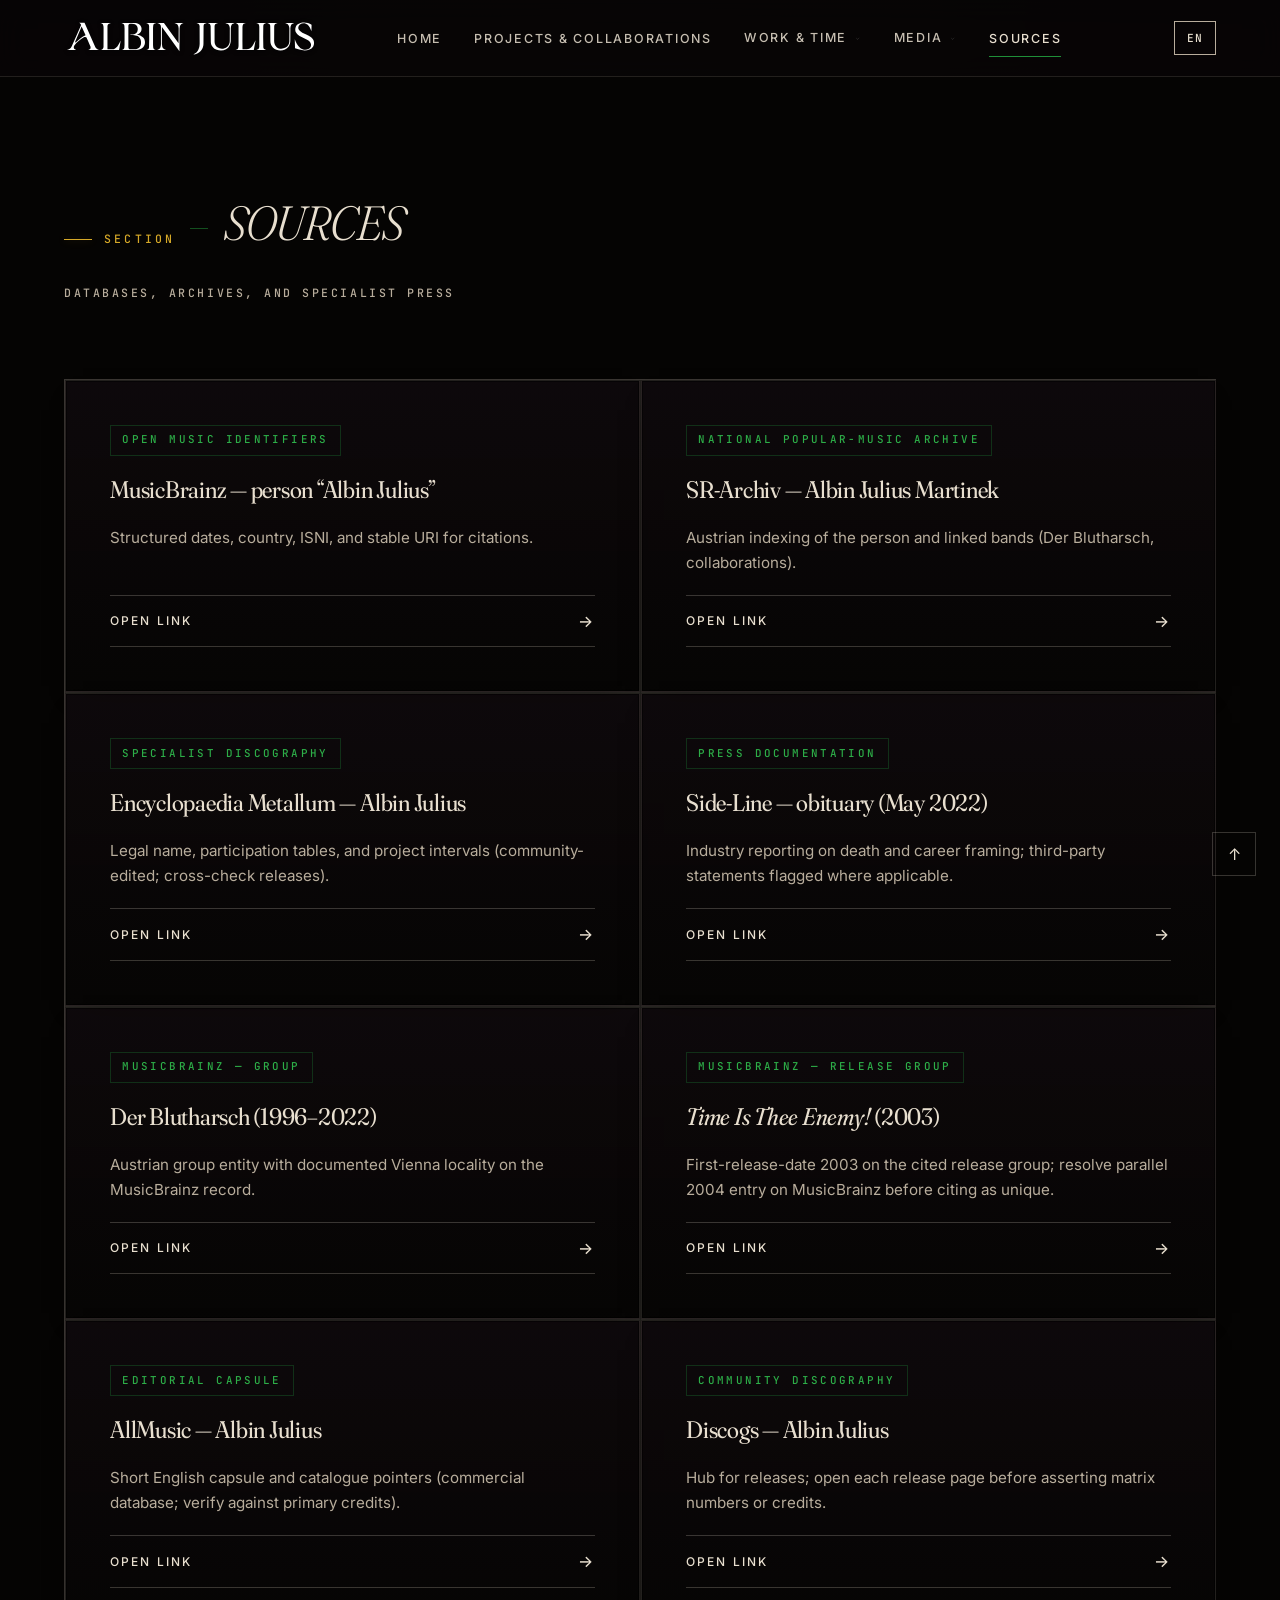
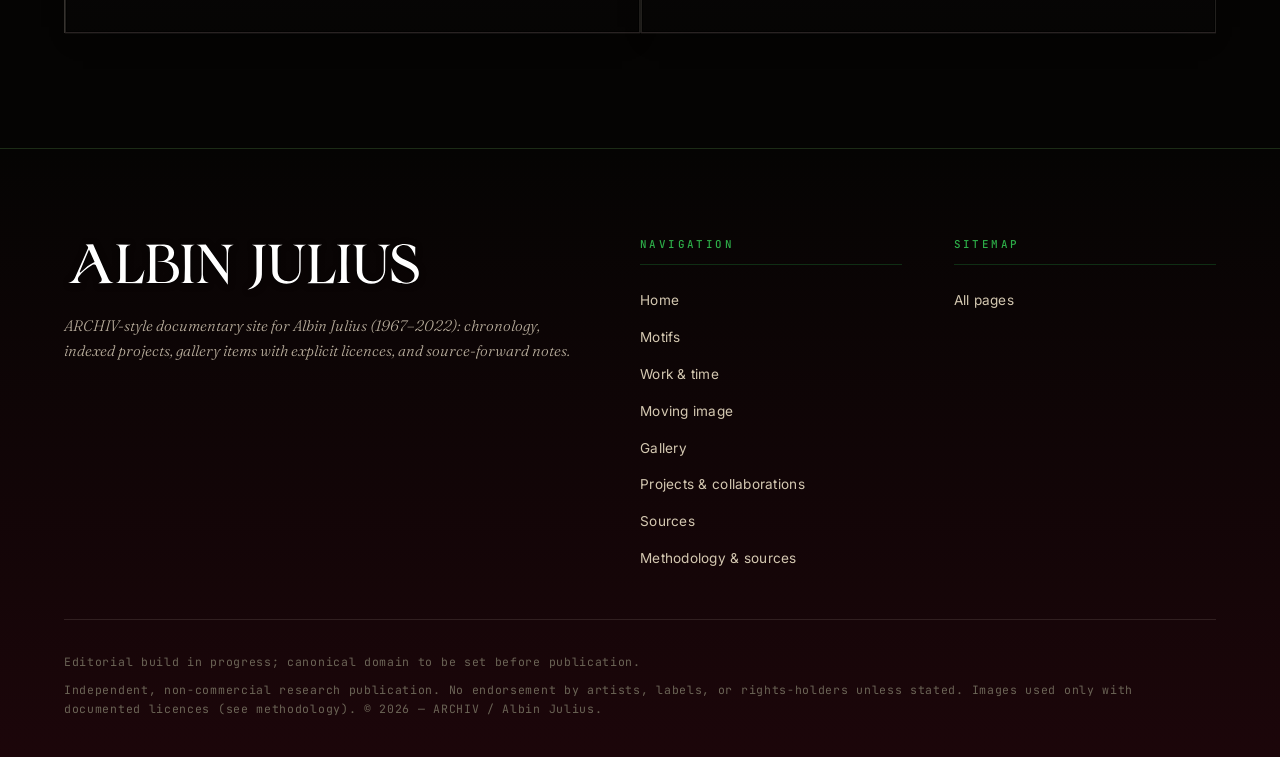
<file: links.html>
<!DOCTYPE html>
<html lang="en" data-theme="dark">
<head>
  <meta charset="utf-8">  <title>Albin Julius — Sources &amp; links | ARCHIV</title>
  <meta name="description" content="Outbound indexes for Albin Julius (1967–2022): MusicBrainz, SR-Archiv, Metal Archives, specialist press, and project pages — use with SOURCES_ARCHIV.md.">
  <meta name="author" content="ARCHIV — Albin Julius">
  <meta name="robots" content="index, follow">
  <meta name="language" content="English">

  <meta property="og:type" content="website">
  <meta property="og:url" content="https://archiv-albinjulius.example/links.html">
  <meta property="og:title" content="Albin Julius — Sources &amp; links | ARCHIV">
  <meta property="og:description" content="Database and archive pointers for documentary use; no paywalled claims without citations.">
  <meta property="og:image" content="https://archiv-albinjulius.example/images/albin/albin-julius-performance-2021-sneq-cc-by-sa-4-0.jpg">
  <meta property="og:image:alt" content="Albin Julius performing (photograph: SneQ, 2021, CC BY-SA 4.0, Wikimedia Commons)">
  <meta property="og:image:width" content="676">
  <meta property="og:image:height" content="594">
  <meta property="og:locale" content="en_GB">
  <meta property="og:site_name" content="ARCHIV — Albin Julius">

  <meta name="twitter:card" content="summary_large_image">
  <meta name="twitter:url" content="https://archiv-albinjulius.example/links.html">
  <meta name="twitter:title" content="Albin Julius — Sources &amp; links | ARCHIV">
  <meta name="twitter:description" content="MusicBrainz, SR-Archiv, Metal Archives, and press documentation — cross-links for the ARCHIV mirror.">
  <meta name="twitter:image" content="https://archiv-albinjulius.example/images/albin/albin-julius-performance-2021-sneq-cc-by-sa-4-0.jpg">
  <meta name="twitter:image:alt" content="Albin Julius performing (photograph: SneQ, 2021, CC BY-SA 4.0, Wikimedia Commons)">

  <meta name="theme-color" content="#050403">

  <link rel="canonical" href="https://archiv-albinjulius.example/links.html">
  <link rel="sitemap" type="application/xml" title="Sitemap" href="https://archiv-albinjulius.example/sitemap.xml">
  <link rel="alternate" hreflang="en" href="https://archiv-albinjulius.example/links.html">
  <link rel="alternate" hreflang="x-default" href="https://archiv-albinjulius.example/links.html">

  <meta name="viewport" content="width=device-width, initial-scale=1">
  <link href="css/normalize.css" rel="stylesheet">
  <link href="css/main.css?v=57-glitch-soft" rel="stylesheet">
  <script>document.documentElement.setAttribute('data-theme', 'dark');</script>
  <link rel="preconnect" href="https://fonts.googleapis.com">
  <link rel="preconnect" href="https://fonts.gstatic.com" crossorigin>
  <link rel="preload" as="style" href="https://fonts.googleapis.com/css2?family=Fraunces:ital,wght@0,300;0,400;0,500;0,600;0,700;1,300;1,400;1,500;1,600;1,700&amp;family=Inter:wght@300;400;500;600;700&amp;family=JetBrains+Mono:wght@300;400;500;600&amp;display=swap">
  <link href="https://fonts.googleapis.com/css2?family=Fraunces:ital,wght@0,300;0,400;0,500;0,600;0,700;1,300;1,400;1,500;1,600;1,700&amp;family=Inter:wght@300;400;500;600;700&amp;family=JetBrains+Mono:wght@300;400;500;600&amp;display=swap" rel="stylesheet" media="print" onload="this.media='all'">
  <noscript><link href="https://fonts.googleapis.com/css2?family=Fraunces:ital,wght@0,300;0,400;0,500;0,600;0,700;1,300;1,400;1,500;1,600;1,700&amp;family=Inter:wght@300;400;500;600;700&amp;family=JetBrains+Mono:wght@300;400;500;600&amp;display=swap" rel="stylesheet"></noscript>
  <script defer src="js/i18n.js?v=21"></script>
  <script defer src="js/main.js?v=28"></script>
<link rel="icon" type="image/svg+xml" href="/images/favicon.svg">
  <link rel="icon" type="image/png" sizes="32x32" href="/images/favicon.png">
  <link rel="icon" type="image/png" sizes="16x16" href="/images/favicon.png">
  <link rel="shortcut icon" href="/images/favicon.svg" type="image/svg+xml">
  <link rel="apple-touch-icon" sizes="180x180" href="/images/favicon.png">
  <link rel="mask-icon" href="/images/favicon.svg" color="#1f8f38">

  <script type="application/ld+json">
  {
    "@context": "https://schema.org",
    "@type": "WebPage",
    "name": "Albin Julius — Sources & links | ARCHIV",
    "description": "Outbound indexes (MusicBrainz, SR-Archiv, Metal Archives, press) for Albin Julius documentary work.",
    "url": "https://archiv-albinjulius.example/links.html",
    "inLanguage": "en-GB",
    "isPartOf": { "@type": "WebSite", "name": "ARCHIV — Albin Julius", "url": "https://archiv-albinjulius.example/" },
    "breadcrumb": {
      "@type": "BreadcrumbList",
      "itemListElement": [
        { "@type": "ListItem", "position": 1, "name": "Home", "item": "https://archiv-albinjulius.example/" },
        { "@type": "ListItem", "position": 2, "name": "Sources & links", "item": "https://archiv-albinjulius.example/links.html" }
      ]
    }
  }
  </script>

  <style>
    body {
      -moz-osx-font-smoothing: grayscale;
      -webkit-font-smoothing: antialiased;
    }
  </style>
</head>
<body>
  <a class="ej-skip-link" href="#contenu-principal">Skip to main content</a>
  <div role="banner" class="navbar ej-site-nav">
    <div class="navbar-bg"></div>
    <div class="main-container navbar-container">
      <div class="navbar-row">
        <a href="index.html" class="nav-logo-link ej-inline-block" style="display:flex;align-items:center;text-decoration:none;">
          <img src="images/logo_albin_julius.svg" alt="Albin Julius" class="nav-logo-img" width="133" height="20">
        </a>
        <div class="navigation-wrap ej-nav-desktop">
          <nav role="navigation" class="navbar-menu ej-nav-menu">
            <div class="nav-links">
              <div class="nav-link-wrap">
                <a href="index.html" class="nav-link ej-nav-link" data-i18n="nav.start">Home</a>
              </div>
              <div class="nav-link-wrap">
                <a href="stammbaum.html" class="nav-link ej-nav-link" data-i18n="nav.familie">Projects &amp; collaborations</a>
              </div>
              <div class="nav-link-wrap">
                <div data-hover="true" data-delay="150" class="nav-dropdown ej-nav-dropdown">
                  <div class="dropdown-toggle ej-nav-dropdown-toggle">
                    <div class="text-block-7" data-i18n="nav.werkZeit">Work &amp; time</div>
                    <img src="images/icon-caret-down.svg" alt="Open submenu" class="dropdown-caret">
                  </div>
                  <nav class="dropdown-wrap ej-nav-dropdown-list">
                    <div class="dropdown-content">
                      <a href="index.html#leitmotive" class="dropdown-link ej-nav-dropdown-link" data-i18n="nav.leitmotive">Motifs</a>
                      <a href="index.html#timeline" class="dropdown-link ej-nav-dropdown-link" data-i18n="nav.zeitleiste">Timeline &amp; resources</a>
                      <a href="index.html#discography" class="dropdown-link ej-nav-dropdown-link" data-i18n="nav.discography">Discography indexes</a>
                      <a href="index.html#phases" class="dropdown-link ej-nav-dropdown-link" data-i18n="nav.exil">Phases &amp; presentation</a>
                      <a href="index.html#interviews" class="dropdown-link ej-nav-dropdown-link" data-i18n="nav.interviews">Interviews</a>
                    </div>
                  </nav>
                </div>
              </div>
              <div class="nav-link-wrap">
                <div data-hover="true" data-delay="150" class="nav-dropdown ej-nav-dropdown">
                  <div class="dropdown-toggle ej-nav-dropdown-toggle">
                    <div class="text-block-7" data-i18n="nav.medien">Media</div>
                    <img src="images/icon-caret-down.svg" alt="Open submenu" class="dropdown-caret">
                  </div>
                  <nav class="dropdown-wrap ej-nav-dropdown-list">
                    <div class="dropdown-content">
                      <a href="index.html#moving-image" class="dropdown-link ej-nav-dropdown-link" data-i18n="nav.movingImage">Moving image</a>
                      <a href="galerie.html" class="dropdown-link ej-nav-dropdown-link" data-i18n="nav.galerie">Gallery</a>
                    </div>
                  </nav>
                </div>
              </div>
              <div class="nav-link-wrap">
                <a href="links.html" aria-current="page" class="nav-link ej-nav-link ej-nav-link--current" data-i18n="nav.links">Sources</a>
              </div>
            </div>
            <div class="navbar-mobile-bg"></div>
          </nav>
        </div>
        <div class="navbar-right-contents">
          <div class="ej-lang-selector">
            <button class="ej-lang-btn active" data-lang="en" aria-label="English" aria-pressed="true">EN</button>
          </div>
          <button type="button" class="ej-burger" aria-controls="ej-mobile-panel" aria-expanded="false" aria-label="Open menu">
            <span class="ej-burger-bar" aria-hidden="true"></span>
            <span class="ej-burger-bar" aria-hidden="true"></span>
            <span class="ej-burger-bar" aria-hidden="true"></span>
          </button>
        </div>
      </div>
    </div>
    <div id="ej-mobile-panel" class="ej-mobile-panel" role="dialog" aria-modal="true" aria-labelledby="ej-mobile-panel-title" aria-hidden="true">
      <button type="button" class="ej-mobile-panel__scrim" data-ej-mobile-nav-close aria-label="Close menu"></button>
      <div class="ej-mobile-panel__sheet">
        <p id="ej-mobile-panel-title" class="ej-mobile-panel__title">Menu</p>
        <nav class="ej-mobile-panel__nav" aria-label="Main navigation">
          <ul class="ej-mobile-panel__list">
            <li><a href="index.html" data-i18n="nav.start">Home</a></li>
            <li><a href="stammbaum.html" data-i18n="nav.familie">Projects &amp; collaborations</a></li>
            <li class="ej-mobile-panel__group"><span class="ej-mobile-panel__group-label" data-i18n="nav.werkZeit">Work &amp; time</span></li>
            <li><a href="index.html#leitmotive" data-i18n="nav.leitmotive">Motifs</a></li>
            <li><a href="index.html#timeline" data-i18n="nav.zeitleiste">Timeline &amp; resources</a></li>
            <li><a href="index.html#discography" data-i18n="nav.discography">Discography indexes</a></li>
            <li><a href="index.html#phases" data-i18n="nav.exil">Phases &amp; presentation</a></li>
            <li><a href="index.html#interviews" data-i18n="nav.interviews">Interviews</a></li>
            <li class="ej-mobile-panel__group"><span class="ej-mobile-panel__group-label" data-i18n="nav.medien">Media</span></li>
            <li><a href="index.html#moving-image" data-i18n="nav.movingImage">Moving image</a></li>
            <li><a href="galerie.html" data-i18n="nav.galerie">Gallery</a></li>
            <li><a href="links.html" data-i18n="nav.links" aria-current="page">Sources</a></li>
            <li><a href="methodologie.html" data-i18n="footer.methodologie">Methodology &amp; sources</a></li>
          </ul>
        </nav>
      </div>
    </div>
  </div>

  <main>
    <section id="contenu-principal" class="ej-links-section gallery-section">
      <div class="gallery-container ej-container">
        <div class="gallery-header ej-header">
          <h1 class="gallery-title ej-section-title-archival">
            <span class="ej-section-number" data-i18n="sections.links.number">SECTION</span>
            <span class="ej-hud-mark"></span>
            <span data-i18n="sections.links.title">SOURCES</span>
          </h1>
          <p class="gallery-subtitle ej-military-subtitle" data-i18n="sections.links.subtitle">Databases, archives, and specialist press</p>
        </div>

        <div class="ej-links-grid">

          <article class="ej-link-card">
            <div class="ej-leitmotive-hud-top"></div>
            <span class="ej-link-card-category" data-i18n="sections.links.cards.cegesoma.category">Open music identifiers</span>
            <h2 class="ej-link-card-title" data-i18n="sections.links.cards.cegesoma.title">MusicBrainz — person “Albin Julius”</h2>
            <p class="ej-link-card-desc" data-i18n="sections.links.cards.cegesoma.desc">Structured dates, country, ISNI, and stable URI for citations.</p>
            <a href="https://musicbrainz.org/artist/bef61ba9-111a-4dc0-8a06-6564a5df5fca" target="_blank" rel="noopener noreferrer" class="ej-link-card-btn" data-i18n="sections.links.visitLink">Open link</a>
          </article>

          <article class="ej-link-card">
            <div class="ej-leitmotive-hud-top"></div>
            <span class="ej-link-card-category" data-i18n="sections.links.cards.dla.category">National popular-music archive</span>
            <h2 class="ej-link-card-title" data-i18n="sections.links.cards.dla.title">SR-Archiv — Albin Julius Martinek</h2>
            <p class="ej-link-card-desc" data-i18n="sections.links.cards.dla.desc">Austrian indexing of the person and linked bands (Der Blutharsch, collaborations).</p>
            <a href="https://sra.at/person/37976" target="_blank" rel="noopener noreferrer" class="ej-link-card-btn" data-i18n="sections.links.visitLink">Open link</a>
          </article>

          <article class="ej-link-card">
            <div class="ej-leitmotive-hud-top"></div>
            <span class="ej-link-card-category" data-i18n="sections.links.cards.klettCotta.category">Specialist discography</span>
            <h2 class="ej-link-card-title" data-i18n="sections.links.cards.klettCotta.title">Encyclopaedia Metallum — Albin Julius</h2>
            <p class="ej-link-card-desc" data-i18n="sections.links.cards.klettCotta.desc">Legal name, participation tables, and project intervals (community-edited; cross-check releases).</p>
            <a href="https://www.metal-archives.com/artists/Albin_Julius/350832" target="_blank" rel="noopener noreferrer" class="ej-link-card-btn" data-i18n="sections.links.visitLink">Open link</a>
          </article>

          <article class="ej-link-card">
            <div class="ej-leitmotive-hud-top"></div>
            <span class="ej-link-card-category" data-i18n="sections.links.cards.pleiade.category">Press documentation</span>
            <h2 class="ej-link-card-title" data-i18n="sections.links.cards.pleiade.title">Side-Line — obituary (May 2022)</h2>
            <p class="ej-link-card-desc" data-i18n="sections.links.cards.pleiade.desc">Industry reporting on death and career framing; third-party statements flagged where applicable.</p>
            <a href="https://www.side-line.com/albin-sunlight-julius-passed-away-rip/" target="_blank" rel="noopener noreferrer" class="ej-link-card-btn" data-i18n="sections.links.visitLink">Open link</a>
          </article>

          <article class="ej-link-card">
            <div class="ej-leitmotive-hud-top"></div>
            <span class="ej-link-card-category">MusicBrainz — group</span>
            <h2 class="ej-link-card-title">Der Blutharsch (1996–2022)</h2>
            <p class="ej-link-card-desc">Austrian group entity with documented Vienna locality on the MusicBrainz record.</p>
            <a href="https://musicbrainz.org/artist/6207d896-8568-49ec-9545-905a5f7b0c2f" target="_blank" rel="noopener noreferrer" class="ej-link-card-btn" data-i18n="sections.links.visitLink">Open link</a>
          </article>

          <article class="ej-link-card">
            <div class="ej-leitmotive-hud-top"></div>
            <span class="ej-link-card-category">MusicBrainz — release group</span>
            <h2 class="ej-link-card-title"><em>Time Is Thee Enemy!</em> (2003)</h2>
            <p class="ej-link-card-desc">First-release-date 2003 on the cited release group; resolve parallel 2004 entry on MusicBrainz before citing as unique.</p>
            <a href="https://musicbrainz.org/release-group/bb96b15a-da57-33b6-b807-981abdfa48e5" target="_blank" rel="noopener noreferrer" class="ej-link-card-btn" data-i18n="sections.links.visitLink">Open link</a>
          </article>

          <article class="ej-link-card">
            <div class="ej-leitmotive-hud-top"></div>
            <span class="ej-link-card-category">Editorial capsule</span>
            <h2 class="ej-link-card-title">AllMusic — Albin Julius</h2>
            <p class="ej-link-card-desc">Short English capsule and catalogue pointers (commercial database; verify against primary credits).</p>
            <a href="https://www.allmusic.com/artist/albin-julius-mn0002463251" target="_blank" rel="noopener noreferrer" class="ej-link-card-btn" data-i18n="sections.links.visitLink">Open link</a>
          </article>

          <article class="ej-link-card">
            <div class="ej-leitmotive-hud-top"></div>
            <span class="ej-link-card-category">Community discography</span>
            <h2 class="ej-link-card-title">Discogs — Albin Julius</h2>
            <p class="ej-link-card-desc">Hub for releases; open each release page before asserting matrix numbers or credits.</p>
            <a href="https://www.discogs.com/artist/236345-Albin-Julius" target="_blank" rel="noopener noreferrer" class="ej-link-card-btn" data-i18n="sections.links.visitLink">Open link</a>
          </article>

        </div>
      </div>
    </section>
  </main>

  <footer class="ej-footer" role="contentinfo">
    <div class="ej-footer-container">
      <div class="ej-footer-grid">
        <div class="ej-footer-logo-section">
          <a href="index.html" class="ej-footer-brand">
            <img src="images/logo_albin_julius.svg" alt="Albin Julius" class="ej-footer-logo-img" width="186" height="28">
          </a>
          <p class="ej-footer-description" data-i18n="footer.description">ARCHIV-style documentary site for Albin Julius (1967–2022): chronology, indexed projects, gallery items with explicit licences, and source-forward notes.</p>
        </div>
        <nav class="ej-footer-section" data-i18n-attr="aria-label:footer.hauptnavigation" aria-label="Main navigation">
          <h3 class="ej-footer-section-title" data-i18n="footer.navigation">Navigation</h3>
          <ul class="ej-footer-links">
            <li class="ej-footer-link"><a href="index.html" data-i18n="footer.startseite">Home</a></li>
            <li class="ej-footer-link"><a href="index.html#leitmotive" data-i18n="nav.leitmotive">Motifs</a></li>
            <li class="ej-footer-link"><a href="index.html#timeline" data-i18n="nav.werkZeit">Work &amp; time</a></li>
            <li class="ej-footer-link"><a href="index.html#moving-image" data-i18n="nav.movingImage">Moving image</a></li>
            <li class="ej-footer-link"><a href="galerie.html" data-i18n="nav.galerie">Gallery</a></li>
            <li class="ej-footer-link"><a href="stammbaum.html" data-i18n="nav.familie">Projects &amp; collaborations</a></li>
            <li class="ej-footer-link"><a href="links.html" data-i18n="nav.links">Sources</a></li>
            <li class="ej-footer-link"><a href="methodologie.html" data-i18n="footer.methodologie">Methodology &amp; sources</a></li>
          </ul>
        </nav>
        <nav class="ej-footer-section" data-i18n-attr="aria-label:footer.sitemapLabel" aria-label="Sitemap">
          <h3 class="ej-footer-section-title" data-i18n="footer.sitemap">Sitemap</h3>
          <ul class="ej-footer-links">
            <li class="ej-footer-link"><a href="index.html" data-i18n="footer.alleSeiten">All pages</a></li>
          </ul>
        </nav>
      </div>
      <div class="ej-footer-bottom">
        <p class="ej-footer-dev-notice" data-i18n="footer.devNotice">Editorial build in progress; canonical domain to be set before publication.</p>
        <p class="ej-footer-rights-text" data-i18n="footer.rightsText">Independent, non-commercial research publication. No endorsement by artists, labels, or rights-holders unless stated. Images used only with documented licences (see methodology). © 2026 — ARCHIV / Albin Julius.</p>
      </div>
    </div>
  </footer>

  <button class="ej-scroll-to-top" aria-label="Back to top" data-i18n-attr="aria-label:footer.scrollToTop"></button>
</body>
</html>
</file>
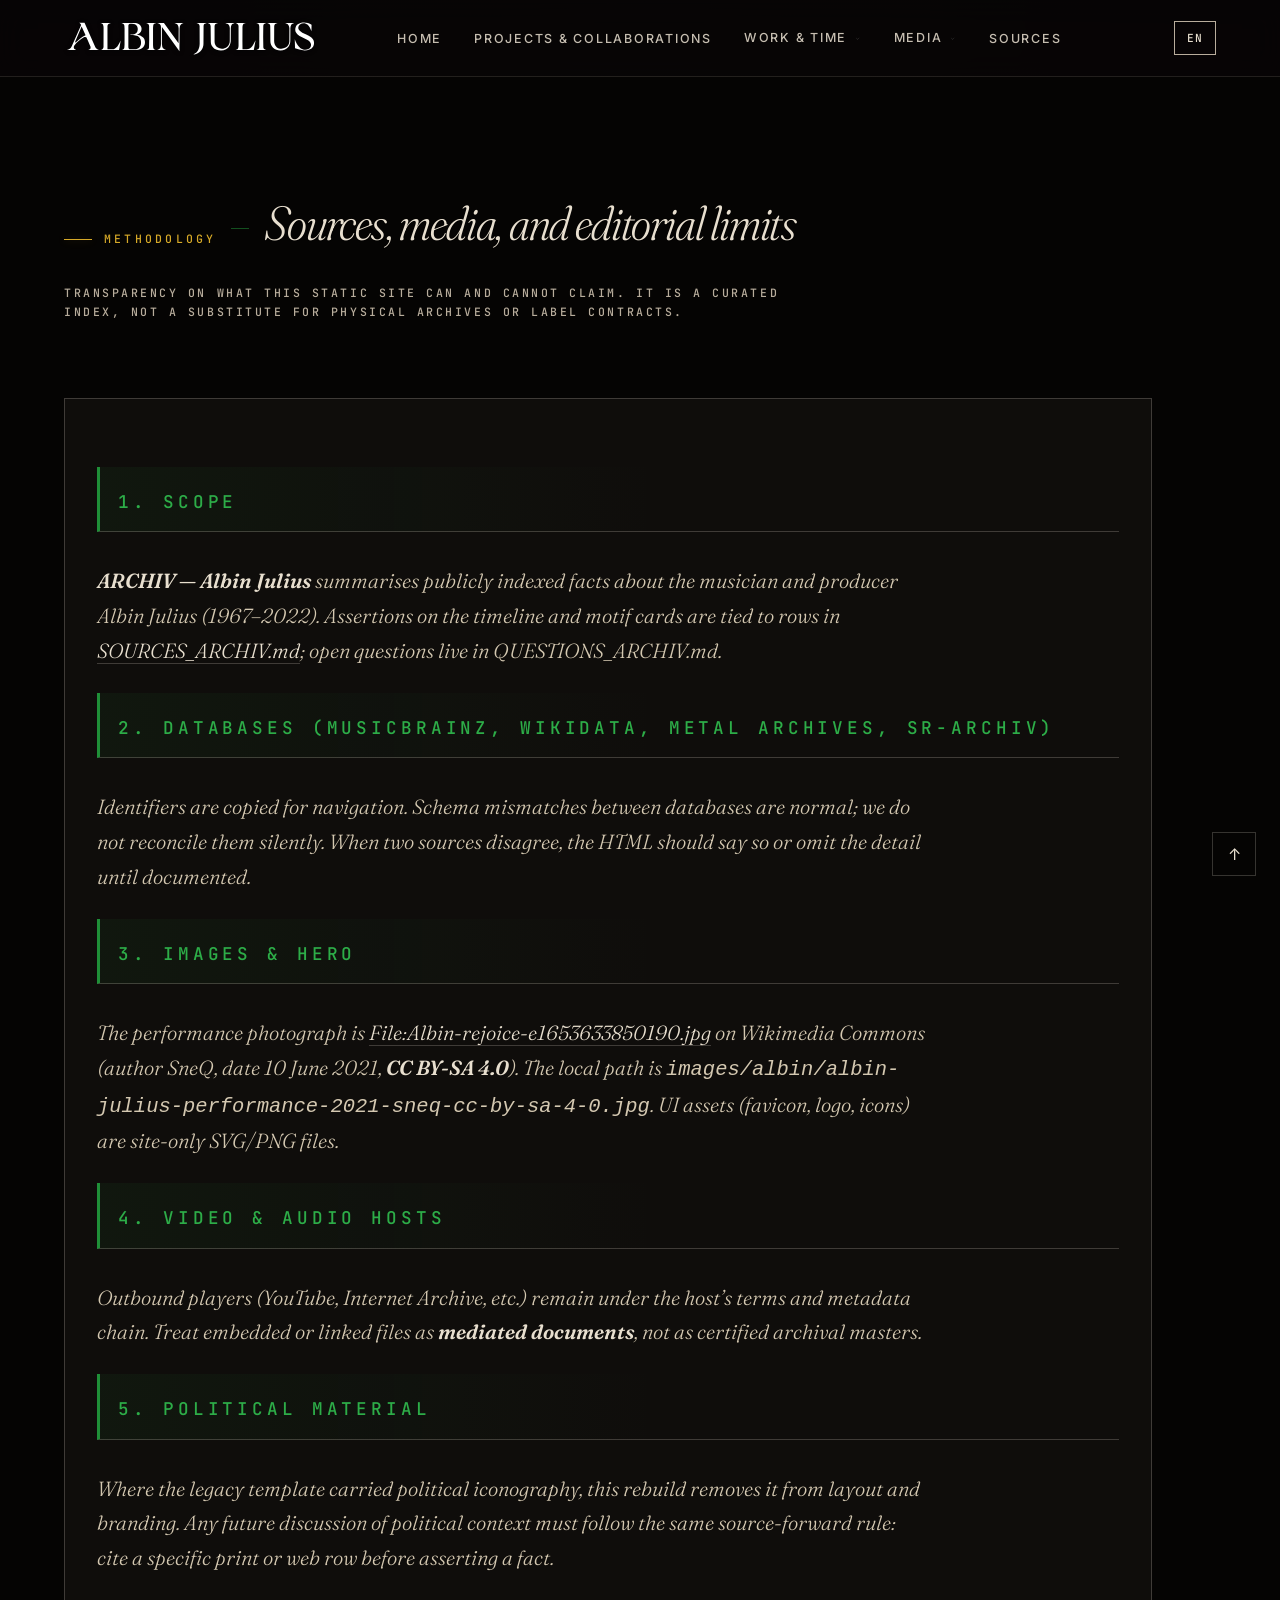
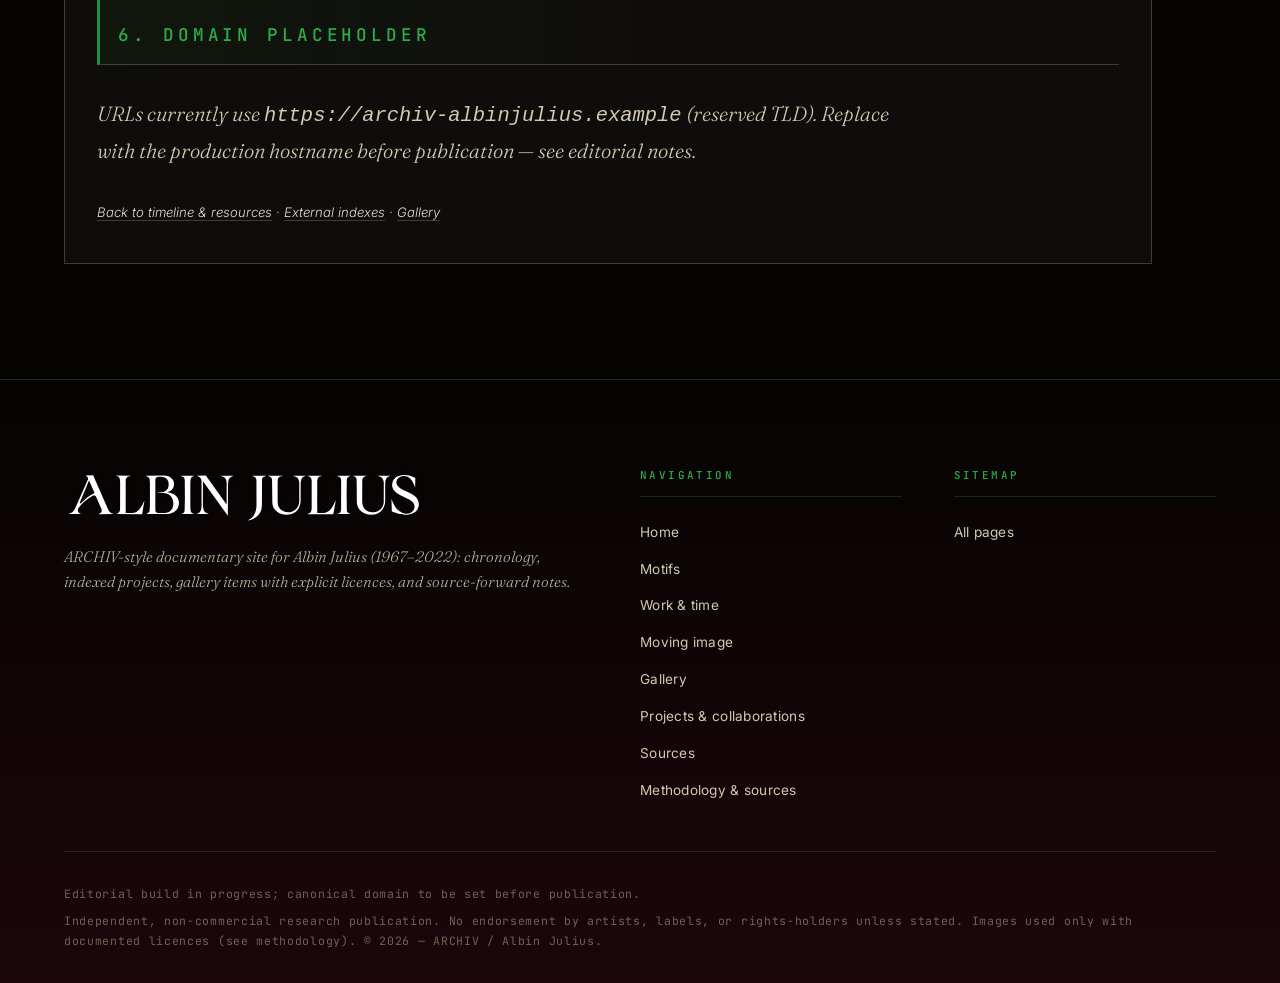
<file: methodologie.html>
<!DOCTYPE html>
<html lang="en" data-theme="dark">
<head>
  <meta charset="utf-8">  <title>Methodology & sources | ARCHIV — Albin Julius</title>
  <meta name="description" content="How ARCHIV treats MusicBrainz, SR-Archiv, press clips, Wikimedia Commons files, and third-party video hosts — limits of a web mirror, not an archival edition.">
  <meta name="author" content="ARCHIV — Albin Julius">
  <meta name="robots" content="index, follow">
  <meta name="language" content="English">

  <meta property="og:type" content="website">
  <meta property="og:url" content="https://archiv-albinjulius.example/methodologie.html">
  <meta property="og:title" content="Methodology & sources | ARCHIV — Albin Julius">
  <meta property="og:description" content="Provenance rules for images, timeline rows, and outbound media on archiv-albinjulius.example.">
  <meta property="og:image" content="https://archiv-albinjulius.example/images/albin/albin-julius-performance-2021-sneq-cc-by-sa-4-0.jpg">
  <meta property="og:image:alt" content="Albin Julius performing (photograph: SneQ, 2021, CC BY-SA 4.0, Wikimedia Commons)">
  <meta property="og:image:width" content="676">
  <meta property="og:image:height" content="594">
  <meta property="og:locale" content="en_GB">
  <meta property="og:site_name" content="ARCHIV — Albin Julius">

  <meta name="twitter:card" content="summary_large_image">
  <meta name="twitter:url" content="https://archiv-albinjulius.example/methodologie.html">
  <meta name="twitter:title" content="Methodology & sources | ARCHIV — Albin Julius">
  <meta name="twitter:description" content="Editorial frame: explicit licences, database pointers, no invented facts.">
  <meta name="twitter:image" content="https://archiv-albinjulius.example/images/albin/albin-julius-performance-2021-sneq-cc-by-sa-4-0.jpg">
  <meta name="twitter:image:alt" content="Albin Julius performing (photograph: SneQ, 2021, CC BY-SA 4.0, Wikimedia Commons)">

  <meta name="theme-color" content="#050403">

  <link rel="canonical" href="https://archiv-albinjulius.example/methodologie.html">
  <link rel="sitemap" type="application/xml" title="Sitemap" href="https://archiv-albinjulius.example/sitemap.xml">
  <link rel="alternate" hreflang="en" href="https://archiv-albinjulius.example/methodologie.html">
  <link rel="alternate" hreflang="x-default" href="https://archiv-albinjulius.example/methodologie.html">

  <meta name="viewport" content="width=device-width, initial-scale=1">
  <link href="css/normalize.css" rel="stylesheet">
  <link href="css/main.css?v=57-glitch-soft" rel="stylesheet">
  <script>document.documentElement.setAttribute('data-theme', 'dark');</script>
  <link rel="preconnect" href="https://fonts.googleapis.com">
  <link rel="preconnect" href="https://fonts.gstatic.com" crossorigin>
  <link rel="preload" as="style" href="https://fonts.googleapis.com/css2?family=Fraunces:ital,wght@0,300;0,400;0,500;0,600;0,700;1,300;1,400;1,500;1,600;1,700&amp;family=Inter:wght@300;400;500;600;700&amp;family=JetBrains+Mono:wght@300;400;500;600&amp;display=swap">
  <link href="https://fonts.googleapis.com/css2?family=Fraunces:ital,wght@0,300;0,400;0,500;0,600;0,700;1,300;1,400;1,500;1,600;1,700&amp;family=Inter:wght@300;400;500;600;700&amp;family=JetBrains+Mono:wght@300;400;500;600&amp;display=swap" rel="stylesheet" media="print" onload="this.media='all'">
  <noscript><link href="https://fonts.googleapis.com/css2?family=Fraunces:ital,wght@0,300;0,400;0,500;0,600;0,700;1,300;1,400;1,500;1,600;1,700&amp;family=Inter:wght@300;400;500;600;700&amp;family=JetBrains+Mono:wght@300;400;500;600&amp;display=swap" rel="stylesheet"></noscript>
  <script defer src="js/i18n.js?v=21"></script>
  <script defer src="js/main.js?v=28"></script>
  <link rel="icon" type="image/svg+xml" href="/images/favicon.svg">
  <link rel="icon" type="image/png" sizes="32x32" href="/images/favicon.png">
  <link rel="icon" type="image/png" sizes="16x16" href="/images/favicon.png">
  <link rel="shortcut icon" href="/images/favicon.svg" type="image/svg+xml">
  <link rel="apple-touch-icon" sizes="180x180" href="/images/favicon.png">
  <link rel="mask-icon" href="/images/favicon.svg" color="#1f8f38">

  <script type="application/ld+json">
  {
    "@context": "https://schema.org",
    "@type": "WebPage",
    "name": "Methodology & sources | ARCHIV — Albin Julius",
    "description": "Provenance and citation rules for the Albin Julius documentary mirror.",
    "url": "https://archiv-albinjulius.example/methodologie.html",
    "inLanguage": "en-GB",
    "isPartOf": { "@type": "WebSite", "name": "ARCHIV — Albin Julius", "url": "https://archiv-albinjulius.example/" },
    "breadcrumb": {
      "@type": "BreadcrumbList",
      "itemListElement": [
        { "@type": "ListItem", "position": 1, "name": "Home", "item": "https://archiv-albinjulius.example/" },
        { "@type": "ListItem", "position": 2, "name": "Methodology & sources", "item": "https://archiv-albinjulius.example/methodologie.html" }
      ]
    }
  }
  </script>
  <style>
    body {
      -moz-osx-font-smoothing: grayscale;
      -webkit-font-smoothing: antialiased;
    }
  </style>
</head>
<body>
  <a class="ej-skip-link" href="#contenu-principal">Skip to main content</a>
  <div role="banner" class="navbar ej-site-nav">
    <div class="navbar-bg"></div>
    <div class="main-container navbar-container">
      <div class="navbar-row">
        <a href="/" class="nav-logo-link ej-inline-block" style="display:flex;align-items:center;text-decoration:none;">
          <img src="images/logo_albin_julius.svg" alt="Albin Julius" class="nav-logo-img" width="133" height="20">
        </a>
        <div class="navigation-wrap ej-nav-desktop">
          <nav role="navigation" class="navbar-menu ej-nav-menu">
            <div class="nav-links">
              <div class="nav-link-wrap">
                <a href="/" class="nav-link ej-nav-link" data-i18n="nav.start">Home</a>
              </div>
              <div class="nav-link-wrap">
                <a href="stammbaum.html" class="nav-link ej-nav-link" data-i18n="nav.familie">Projects &amp; collaborations</a>
              </div>
              <div class="nav-link-wrap">
                <div data-hover="true" data-delay="150" class="nav-dropdown ej-nav-dropdown">
                  <div class="dropdown-toggle ej-nav-dropdown-toggle">
                    <div class="text-block-7" data-i18n="nav.werkZeit">Work &amp; time</div>
                    <img src="images/icon-caret-down.svg" alt="Open submenu" class="dropdown-caret">
                  </div>
                  <nav class="dropdown-wrap ej-nav-dropdown-list">
                    <div class="dropdown-content">
                      <a href="index.html#leitmotive" class="dropdown-link ej-nav-dropdown-link" data-i18n="nav.leitmotive">Motifs</a>
                      <a href="index.html#timeline" class="dropdown-link ej-nav-dropdown-link" data-i18n="nav.zeitleiste">Timeline &amp; resources</a>
                      <a href="index.html#discography" class="dropdown-link ej-nav-dropdown-link" data-i18n="nav.discography">Discography indexes</a>
                      <a href="index.html#phases" class="dropdown-link ej-nav-dropdown-link" data-i18n="nav.exil">Phases &amp; presentation</a>
                      <a href="index.html#interviews" class="dropdown-link ej-nav-dropdown-link" data-i18n="nav.interviews">Interviews</a>
                    </div>
                  </nav>
                </div>
              </div>
              <div class="nav-link-wrap">
                <div data-hover="true" data-delay="150" class="nav-dropdown ej-nav-dropdown">
                  <div class="dropdown-toggle ej-nav-dropdown-toggle">
                    <div class="text-block-7" data-i18n="nav.medien">Media</div>
                    <img src="images/icon-caret-down.svg" alt="Open submenu" class="dropdown-caret">
                  </div>
                  <nav class="dropdown-wrap ej-nav-dropdown-list">
                    <div class="dropdown-content">
                      <a href="index.html#moving-image" class="dropdown-link ej-nav-dropdown-link" data-i18n="nav.movingImage">Moving image</a>
                      <a href="galerie.html" class="dropdown-link ej-nav-dropdown-link" data-i18n="nav.galerie">Gallery</a>
                    </div>
                  </nav>
                </div>
              </div>
              <div class="nav-link-wrap">
                <a href="links.html" class="nav-link ej-nav-link" data-i18n="nav.links">Sources</a>
              </div>
            </div>
            <div class="navbar-mobile-bg"></div>
          </nav>
        </div>
        <div class="navbar-right-contents">
          <div class="ej-lang-selector">
            <button class="ej-lang-btn active" data-lang="en" aria-label="English" aria-pressed="true">EN</button>
          </div>
          <button type="button" class="ej-burger" aria-controls="ej-mobile-panel" aria-expanded="false" aria-label="Open menu">
            <span class="ej-burger-bar" aria-hidden="true"></span>
            <span class="ej-burger-bar" aria-hidden="true"></span>
            <span class="ej-burger-bar" aria-hidden="true"></span>
          </button>
        </div>
      </div>
    </div>
    <div id="ej-mobile-panel" class="ej-mobile-panel" role="dialog" aria-modal="true" aria-labelledby="ej-mobile-panel-title" aria-hidden="true">
      <button type="button" class="ej-mobile-panel__scrim" data-ej-mobile-nav-close aria-label="Close menu"></button>
      <div class="ej-mobile-panel__sheet">
        <p id="ej-mobile-panel-title" class="ej-mobile-panel__title">Menu</p>
        <nav class="ej-mobile-panel__nav" aria-label="Main navigation">
          <ul class="ej-mobile-panel__list">
            <li><a href="/" data-i18n="nav.start">Home</a></li>
            <li><a href="stammbaum.html" data-i18n="nav.familie">Projects &amp; collaborations</a></li>
            <li class="ej-mobile-panel__group"><span class="ej-mobile-panel__group-label" data-i18n="nav.werkZeit">Work &amp; time</span></li>
            <li><a href="index.html#leitmotive" data-i18n="nav.leitmotive">Motifs</a></li>
            <li><a href="index.html#timeline" data-i18n="nav.zeitleiste">Timeline &amp; resources</a></li>
            <li><a href="index.html#discography" data-i18n="nav.discography">Discography indexes</a></li>
            <li><a href="index.html#phases" data-i18n="nav.exil">Phases &amp; presentation</a></li>
            <li><a href="index.html#interviews" data-i18n="nav.interviews">Interviews</a></li>
            <li class="ej-mobile-panel__group"><span class="ej-mobile-panel__group-label" data-i18n="nav.medien">Media</span></li>
            <li><a href="index.html#moving-image" data-i18n="nav.movingImage">Moving image</a></li>
            <li><a href="galerie.html" data-i18n="nav.galerie">Gallery</a></li>
            <li><a href="links.html" data-i18n="nav.links">Sources</a></li>
            <li><a href="methodologie.html" aria-current="page" data-i18n="footer.methodologie">Methodology &amp; sources</a></li>
          </ul>
        </nav>
      </div>
    </div>
  </div>

  <main>
    <section id="contenu-principal" class="ej-links-section gallery-section">
      <div class="gallery-container ej-container">
        <header class="gallery-header ej-header">
          <h1 class="gallery-title ej-section-title-archival">
            <span class="ej-section-number">METHODOLOGY</span>
            <span class="ej-hud-mark"></span>
            <span>Sources, media, and editorial limits</span>
          </h1>
          <p class="gallery-subtitle ej-military-subtitle">Transparency on what this static site can and cannot claim. It is a curated index, not a substitute for physical archives or label contracts.</p>
        </header>

        <div class="ej-stammbaum-content ej-sources-panel" style="margin-top:2rem;">
          <h2 class="ej-stammbaum-lead" style="font-size:1.1rem;margin-bottom:0.75rem;">1. Scope</h2>
          <p class="ej-intro"><strong>ARCHIV — Albin Julius</strong> summarises publicly indexed facts about the musician and producer Albin Julius (1967–2022). Assertions on the timeline and motif cards are tied to rows in <a href="SOURCES_ARCHIV.md"><cite>SOURCES_ARCHIV.md</cite></a>; open questions live in <cite>QUESTIONS_ARCHIV.md</cite>.</p>

          <h2 class="ej-stammbaum-lead" style="font-size:1.1rem;margin:1.5rem 0 0.75rem;">2. Databases (MusicBrainz, Wikidata, Metal Archives, SR-Archiv)</h2>
          <p class="ej-intro">Identifiers are copied for navigation. Schema mismatches between databases are normal; we do not reconcile them silently. When two sources disagree, the HTML should say so or omit the detail until documented.</p>

          <h2 class="ej-stammbaum-lead" style="font-size:1.1rem;margin:1.5rem 0 0.75rem;">3. Images &amp; hero</h2>
          <p class="ej-intro">The performance photograph is <a href="https://commons.wikimedia.org/wiki/File:Albin-rejoice-e1653633850190.jpg" target="_blank" rel="noopener noreferrer">File:Albin-rejoice-e1653633850190.jpg</a> on Wikimedia Commons (author SneQ, date 10 June 2021, <strong>CC BY-SA 4.0</strong>). The local path is <code>images/albin/albin-julius-performance-2021-sneq-cc-by-sa-4-0.jpg</code>. UI assets (favicon, logo, icons) are site-only SVG/PNG files.</p>

          <h2 class="ej-stammbaum-lead" style="font-size:1.1rem;margin:1.5rem 0 0.75rem;">4. Video &amp; audio hosts</h2>
          <p class="ej-intro">Outbound players (YouTube, Internet Archive, etc.) remain under the host’s terms and metadata chain. Treat embedded or linked files as <strong>mediated documents</strong>, not as certified archival masters.</p>

          <h2 class="ej-stammbaum-lead" style="font-size:1.1rem;margin:1.5rem 0 0.75rem;">5. Political material</h2>
          <p class="ej-intro">Where the legacy template carried political iconography, this rebuild removes it from layout and branding. Any future discussion of political context must follow the same source-forward rule: cite a specific print or web row before asserting a fact.</p>

          <h2 class="ej-stammbaum-lead" style="font-size:1.1rem;margin:1.5rem 0 0.75rem;">6. Domain placeholder</h2>
          <p class="ej-intro">URLs currently use <code>https://archiv-albinjulius.example</code> (reserved TLD). Replace with the production hostname before publication — see editorial notes.</p>

          <p class="ej-intro ej-bibliography-proviso" style="margin-top:2rem;"><a href="index.html#timeline">Back to timeline &amp; resources</a> · <a href="links.html">External indexes</a> · <a href="galerie.html">Gallery</a></p>
        </div>
      </div>
    </section>
  </main>

  <footer class="ej-footer" role="contentinfo">
    <div class="ej-footer-container">
      <div class="ej-footer-grid">
        <div class="ej-footer-logo-section">
          <a href="/" class="ej-footer-brand">
            <img src="images/logo_albin_julius.svg" alt="Albin Julius" class="ej-footer-logo-img" width="186" height="28">
          </a>
          <p class="ej-footer-description" data-i18n="footer.description">ARCHIV-style documentary site for Albin Julius (1967–2022): chronology, indexed projects, gallery items with explicit licences, and source-forward notes.</p>
        </div>
        <nav class="ej-footer-section" data-i18n-attr="aria-label:footer.hauptnavigation" aria-label="Main navigation">
          <h3 class="ej-footer-section-title" data-i18n="footer.navigation">Navigation</h3>
          <ul class="ej-footer-links">
            <li class="ej-footer-link"><a href="index.html" data-i18n="footer.startseite">Home</a></li>
            <li class="ej-footer-link"><a href="index.html#leitmotive" data-i18n="nav.leitmotive">Motifs</a></li>
            <li class="ej-footer-link"><a href="index.html#timeline" data-i18n="nav.werkZeit">Work &amp; time</a></li>
            <li class="ej-footer-link"><a href="index.html#moving-image" data-i18n="nav.movingImage">Moving image</a></li>
            <li class="ej-footer-link"><a href="galerie.html" data-i18n="nav.galerie">Gallery</a></li>
            <li class="ej-footer-link"><a href="stammbaum.html" data-i18n="nav.familie">Projects &amp; collaborations</a></li>
            <li class="ej-footer-link"><a href="links.html" data-i18n="nav.links">Sources</a></li>
            <li class="ej-footer-link"><a href="methodologie.html" aria-current="page" data-i18n="footer.methodologie">Methodology &amp; sources</a></li>
          </ul>
        </nav>
        <nav class="ej-footer-section" data-i18n-attr="aria-label:footer.sitemapLabel" aria-label="Sitemap">
          <h3 class="ej-footer-section-title" data-i18n="footer.sitemap">Sitemap</h3>
          <ul class="ej-footer-links">
            <li class="ej-footer-link"><a href="index.html" data-i18n="footer.alleSeiten">All pages</a></li>
          </ul>
        </nav>
      </div>
      <div class="ej-footer-bottom">
        <p class="ej-footer-dev-notice" data-i18n="footer.devNotice">Editorial build in progress; canonical domain to be set before publication.</p>
        <p class="ej-footer-rights-text" data-i18n="footer.rightsText">Independent, non-commercial research publication. No endorsement by artists, labels, or rights-holders unless stated. Images used only with documented licences (see methodology). © 2026 — ARCHIV / Albin Julius.</p>
      </div>
    </div>
  </footer>

  <button class="ej-scroll-to-top" aria-label="Back to top" data-i18n-attr="aria-label:footer.scrollToTop"></button>
</body>
</html>
</file>
<file: css/main.css>
/* =========================================================================
   ARCHIV — Albin Julius · main.css
   Occult / post-industrial editorial archive.
   Direction artistique : noir profond, ivoire sale, vert toxique rituel,
   jaune venimeux, brun sépia noirci, texture imprimée.
   ========================================================================= */


/* ========= 1. DESIGN TOKENS ========= */

:root {
  /* Palette — noirs charbon, brun profond, ivoire sali, vert rituel, jaune venimeux */
  --black:        #050403;
  --ink:          #050403;
  --ink-2:        #0c0709;       /* charbon teinté vin */
  --ink-3:        #14090d;       /* charbon vin un cran plus haut */
  --ink-4:        #1f0d12;       /* charbon vin marqué */
  --deep-wine:    #1c060a;       /* rouge vin très foncé — fond ambiant */
  --deep-wine-2:  #2a0a10;       /* rouge vin sombre — accent ponctuel */
  --deep-brown:   #1c060a;       /* alias rétrocompat (ancien brun) */
  --charcoal:     #111111;
  --paper:        #e8dfcf;
  --paper-2:      #d4c8b1;
  --paper-mute:   #b8ad9c;
  --paper-dim:    #6b6456;
  --rule:         rgba(232, 223, 207, 0.12);
  --rule-2:       rgba(232, 223, 207, 0.22);
  --rule-toxic:   rgba(31, 143, 56, 0.28);
  --accent:       #1f8f38;       /* vert toxique rituel */
  --accent-2:     #2dad48;       /* vert toxique clair (hover) */
  --accent-dim:   rgba(31, 143, 56, 0.30);
  --dark-green:   #0b3d1a;
  --accent-3:     #d6a928;       /* jaune venimeux / venom yellow */
  --accent-3-dim: rgba(214, 169, 40, 0.32);

  /* Typographies */
  --serif:        "Fraunces", "Newsreader", "Playfair Display", Georgia, serif;
  --sans:         "Inter", -apple-system, BlinkMacSystemFont, "Segoe UI", Helvetica, sans-serif;
  --mono:         "JetBrains Mono", "IBM Plex Mono", "Courier New", monospace;

  /* Layout */
  --container:    1240px;
  --container-w:  1440px;
  --gutter:       clamp(1.25rem, 4vw, 2.75rem);
  --section-y:    clamp(4.5rem, 9vw, 8.5rem);
  --stack-y:      clamp(1.25rem, 2vw, 2rem);

  /* Motion */
  --ease:         cubic-bezier(0.22, 1, 0.36, 1);
  --ease-in:      cubic-bezier(0.55, 0, 0.1, 1);

  /* Feuillets */
  --t-xs: 0.75rem;
  --t-sm: 0.875rem;
  --t-base: 1rem;
  --t-md: 1.0625rem;
  --t-lg: 1.25rem;
  --t-xl: 1.5rem;
  --t-2xl: 2rem;
  --t-3xl: 2.75rem;
  --t-4xl: 3.5rem;
  --t-5xl: 5rem;
  --t-6xl: 6.5rem;
}


/* ========= 2. RESET & BASE ========= */

*,
*::before,
*::after {
  box-sizing: border-box;
  margin: 0;
  padding: 0;
  border-radius: 0 !important;
}

html {
  font-size: 16px;
  line-height: 1.5;
  -webkit-font-smoothing: antialiased;
  -moz-osx-font-smoothing: grayscale;
  text-rendering: optimizeLegibility;
  /* Pas d'overflow-x:hidden ici : ça casserait position:sticky sur la navbar.
     Les sections individuelles utilisent overflow-x:clip à la place. */
}

body {
  font-family: var(--sans);
  font-weight: 400;
  font-size: var(--t-md);
  line-height: 1.65;
  color: var(--paper);
  background-color: var(--ink);
  background-image:
    radial-gradient(ellipse at 50% -10%, rgba(31, 143, 56, 0.05) 0%, transparent 55%),
    radial-gradient(ellipse at 50% 110%, rgba(42, 10, 16, 0.85) 0%, transparent 60%),
    linear-gradient(180deg, var(--ink) 0%, var(--deep-wine) 100%);
  background-attachment: fixed;
  font-feature-settings: "kern", "liga";
  min-height: 100vh;
  position: relative;
  /* overflow-x retiré pour préserver position:sticky */
}

/* Texture grain analogique : fanzine / sérigraphie / photocopie. */
body::before {
  content: "";
  position: fixed;
  inset: 0;
  pointer-events: none;
  z-index: 1;
  opacity: 0.07;
  mix-blend-mode: overlay;
  background-image: url("data:image/svg+xml;utf8,<svg xmlns='http://www.w3.org/2000/svg' width='220' height='220' viewBox='0 0 220 220'><filter id='n'><feTurbulence type='fractalNoise' baseFrequency='0.85' numOctaves='2' stitchTiles='stitch' seed='3'/><feColorMatrix values='0 0 0 0 0.91  0 0 0 0 0.87  0 0 0 0 0.81  0 0 0 0.55 0'/></filter><rect width='100%25' height='100%25' filter='url(%23n)'/></svg>");
  background-size: 220px 220px;
}

/* Le contenu reste au-dessus du grain. */
body > * {
  position: relative;
  z-index: 2;
}

/* Empêche le débordement horizontal au niveau des sections, sans casser sticky */
section,
main,
.hero-section,
.ej-leitmotive-section,
.ej-timeline-section,
.gallery-section,
.ej-exil-section,
.ej-quote-section,
.ej-stammbaum-section,
.ej-links-section,
.ej-footer {
  overflow-x: clip;
}

img,
picture,
svg,
video {
  display: block;
  max-width: 100%;
  height: auto;
}

ul,
ol {
  list-style: none;
}

a {
  color: inherit;
  text-decoration: none;
  transition: color 0.35s var(--ease);
}

button {
  background: none;
  border: none;
  color: inherit;
  font: inherit;
  cursor: pointer;
}

em,
i {
  font-style: italic;
}

strong,
b {
  font-weight: 600;
}

::selection {
  background: var(--accent);
  color: var(--ink);
}

/* Focus visible (clavier) — vert toxique rituel, bien lisible sur noir. */
:focus-visible {
  outline: 2px solid var(--accent-2);
  outline-offset: 3px;
}

::-webkit-scrollbar {
  width: 10px;
  height: 10px;
}

::-webkit-scrollbar-track {
  background: var(--ink);
}

::-webkit-scrollbar-thumb {
  background: var(--ink-4);
}

::-webkit-scrollbar-thumb:hover {
  background: var(--accent);
}


/* ========= 3. TYPOGRAPHY SYSTEM ========= */

h1,
h2,
h3,
h4,
h5,
h6 {
  font-family: var(--serif);
  font-weight: 400;
  line-height: 1.04;
  letter-spacing: -0.015em;
  color: var(--paper);
  font-variation-settings: "SOFT" 50, "WONK" 0, "opsz" 96;
}

h1 {
  font-size: clamp(2.5rem, 7vw, 5.5rem);
  font-weight: 300;
}

h2 {
  font-size: clamp(2rem, 4.5vw, 3.5rem);
  font-weight: 350;
}

h3 {
  font-size: clamp(1.375rem, 2.2vw, 1.75rem);
  font-weight: 400;
}

h4 {
  font-size: clamp(1.125rem, 1.5vw, 1.375rem);
  font-weight: 500;
}

p {
  font-size: var(--t-md);
  line-height: 1.65;
}

.eyebrow,
.archive-tag {
  display: inline-flex;
  align-items: center;
  gap: 0.75rem;
  font-family: var(--mono);
  font-size: 0.72rem;
  font-weight: 500;
  letter-spacing: 0.22em;
  text-transform: uppercase;
  color: var(--paper-mute);
}

.eyebrow::before {
  content: "";
  display: inline-block;
  width: 22px;
  height: 1px;
  background: var(--paper-dim);
}


/* ========= 4. LAYOUT PRIMITIVES ========= */

.container,
.main-container,
.ej-leitmotive-container,
.ej-exil-container,
.gallery-container,
.ej-container,
.ej-footer-container {
  width: 100%;
  max-width: var(--container);
  margin: 0 auto;
  padding-left: var(--gutter);
  padding-right: var(--gutter);
}

.container-wide {
  max-width: var(--container-w);
}

section {
  position: relative;
}


/* ========= 5. NAVBAR ========= */

.navbar {
  position: sticky;
  top: 0;
  z-index: 100;
  width: 100%;
  padding: 0;
  background: rgba(8, 5, 7, 0.85);
  backdrop-filter: blur(14px) saturate(1.2);
  -webkit-backdrop-filter: blur(14px) saturate(1.2);
  border-bottom: 1px solid var(--rule);
}

.navbar-bg {
  display: none;
}

.navbar-container {
  display: flex;
  align-items: center;
  height: 76px;
}

.navbar-row {
  display: flex;
  align-items: center;
  width: 100%;
  gap: clamp(1.5rem, 4vw, 3rem);
}

.nav-logo-link {
  display: inline-flex;
  align-items: center;
  gap: clamp(0.625rem, 1.5vw, 1rem);
  flex-shrink: 0;
}

/* SVG wordmark Albin Julius — header navigation (only brand mark) */
.nav-logo-link .nav-logo-img {
  display: block;
  height: clamp(28px, 3.6vw, 38px);
  width: auto;
  max-width: clamp(190px, 26vw, 260px);
  flex-shrink: 1;
  min-width: 0;
  filter:
    drop-shadow(0 1px 2px rgba(0, 0, 0, 0.65))
    drop-shadow(0 0 12px rgba(31, 143, 56, 0.0));
  transition: filter 0.45s var(--ease), transform 0.45s var(--ease);
}

.nav-logo-link:hover .nav-logo-img {
  transform: translateY(-1px);
  filter:
    drop-shadow(0 1px 2px rgba(0, 0, 0, 0.65))
    drop-shadow(0 0 14px rgba(31, 143, 56, 0.32));
}

@media (prefers-reduced-motion: reduce) {
  .nav-logo-link:hover .nav-logo-img {
    transform: none;
  }
}

.navigation-wrap {
  flex: 1;
  display: flex;
  justify-content: center;
}

.navbar-menu,
.nav-links {
  display: flex;
  align-items: center;
  gap: clamp(1.25rem, 2.5vw, 2rem);
}

.nav-link-wrap {
  position: relative;
}

.nav-link,
.dropdown-link,
.text-block-7 {
  display: inline-block;
  position: relative;
  font-family: var(--sans);
  font-size: 0.78rem;
  font-weight: 500;
  letter-spacing: 0.14em;
  text-transform: uppercase;
  color: var(--paper);
  padding: 0.25rem 0;
  cursor: pointer;
  opacity: 0.85;
  transition: opacity 0.3s var(--ease), color 0.3s var(--ease);
}

.nav-link:hover,
.nav-link.ej-nav-link--current,
.dropdown-link:hover,
.text-block-7:hover {
  opacity: 1;
  color: var(--paper);
}

.nav-link::after,
.dropdown-link::after {
  content: "";
  position: absolute;
  left: 0;
  bottom: -4px;
  width: 0;
  height: 1px;
  background: var(--accent);
  transition: width 0.35s var(--ease);
}

.nav-link:hover::after,
.nav-link.ej-nav-link--current::after,
.dropdown-link:hover::after {
  width: 100%;
}

/* Dropdowns : fenêtres discrètes (sans trou entre libellé et panneau — le :hover ne doit pas se perdre) */
.nav-dropdown {
  position: relative;
  z-index: 1;
}

/* Zone invisible sous le libellé : le curseur reste dans .nav-dropdown en descendant vers les liens */
.nav-dropdown::after {
  content: "";
  position: absolute;
  left: 0;
  right: 0;
  top: 100%;
  height: 14px;
  pointer-events: auto;
}

.nav-dropdown:hover {
  z-index: 30;
}

.dropdown-toggle {
  display: inline-flex;
  align-items: center;
  gap: 0.35rem;
  padding: 0.25rem 0;
}

.dropdown-caret {
  width: 9px;
  height: 5px;
  opacity: 0.5;
  transition: transform 0.35s var(--ease), opacity 0.35s var(--ease);
}

.nav-dropdown:hover .dropdown-caret {
  opacity: 1;
  transform: rotate(180deg);
}

.dropdown-wrap {
  position: absolute;
  top: 100%;
  left: 50%;
  transform: translateX(-50%);
  margin-top: 0;
  min-width: 260px;
  background: var(--ink-2);
  border: 1px solid var(--rule-2);
  padding: 0.5rem 0;
  opacity: 0;
  visibility: hidden;
  transition: opacity 0.28s var(--ease), visibility 0.28s var(--ease);
  pointer-events: none;
  z-index: 2;
  box-shadow: 0 16px 40px rgba(0, 0, 0, 0.35);
}

.nav-dropdown:hover .dropdown-wrap {
  opacity: 1;
  visibility: visible;
  transform: translateX(-50%);
  pointer-events: auto;
}

.dropdown-content {
  display: flex;
  flex-direction: column;
}

.dropdown-link {
  display: block;
  padding: 0.65rem 1.25rem;
  font-size: 0.75rem;
  color: var(--paper-2);
  white-space: nowrap;
}

.dropdown-link:hover {
  background: var(--ink-3);
  color: var(--paper);
}

.dropdown-link::after {
  display: none;
}

.navbar-right-contents {
  display: flex;
  align-items: center;
  gap: 0.75rem;
  flex-shrink: 0;
}

.ej-lang-selector {
  display: flex;
  align-items: center;
}

.ej-lang-btn {
  font-family: var(--mono);
  font-size: 0.7rem;
  font-weight: 500;
  letter-spacing: 0.1em;
  text-transform: uppercase;
  padding: 0.45rem 0.75rem;
  border: 1px solid var(--rule-2);
  background: transparent;
  color: var(--paper-mute);
  transition: all 0.35s var(--ease);
}

.ej-lang-btn.active,
.ej-lang-btn[aria-pressed="true"] {
  color: var(--paper);
  border-color: var(--paper-mute);
}

.menu-button {
  display: none;
  width: 40px;
  height: 40px;
  align-items: center;
  justify-content: center;
  border: 1px solid var(--rule-2);
  background: transparent;
  transition: border-color 0.35s var(--ease);
}

.menu-button-icon-wrapper {
  display: flex;
  align-items: center;
  justify-content: center;
  width: 16px;
  height: 16px;
  position: relative;
}

.menu-button-icon {
  width: 16px;
  height: 16px;
  /* SVG déjà blanc : ne pas inverser (sinon traits noirs invisibles sur fond sombre) */
  filter: none;
  opacity: 0.95;
  position: absolute;
  inset: 0;
  margin: auto;
}

.menu-button-icon:last-child {
  display: none;
}

/* Menu mobile dédié (≤1024) : bouton + panneau — masqué sur bureau */
.ej-burger {
  display: none;
  box-sizing: border-box;
}

.ej-mobile-panel {
  display: none;
}


/* ========= 6. HERO ========= */

.hero-section {
  position: relative;
  min-height: 100vh;
  width: 100%;
  display: flex;
  align-items: flex-end;
  overflow: hidden;
  background: var(--ink);
  padding: 0;
}

.hero-section picture {
  position: absolute;
  inset: 0;
  z-index: 1;
  display: block;
  width: 100%;
  height: 100%;
  margin: 0;
  padding: 0;
}

.hero-bg {
  position: absolute;
  inset: 0;
  width: 100%;
  height: 100%;
  max-width: none;
  object-fit: cover;
  object-position: center 30%;
  filter: grayscale(100%) contrast(1.2) brightness(0.58) sepia(0.1);
  opacity: 1;
  z-index: 1;
}

.hero-section::before {
  content: "";
  position: absolute;
  inset: 0;
  background:
    linear-gradient(180deg,
      rgba(8, 5, 7, 0.2) 0%,
      rgba(8, 5, 7, 0.05) 30%,
      rgba(8, 5, 7, 0.9) 100%),
    linear-gradient(90deg,
      rgba(8, 5, 7, 0.75) 0%,
      rgba(8, 5, 7, 0.25) 45%,
      rgba(8, 5, 7, 0) 75%);
  z-index: 2;
  pointer-events: none;
}

.hero-section::after {
  content: "";
  position: absolute;
  inset: 0;
  background: repeating-linear-gradient(
    0deg,
    transparent 0,
    transparent 2px,
    rgba(236, 228, 208, 0.012) 2px,
    rgba(236, 228, 208, 0.012) 3px
  );
  z-index: 3;
  pointer-events: none;
  mix-blend-mode: overlay;
}

.hero-1-content {
  position: relative;
  z-index: 10;
  width: 100%;
  max-width: var(--container);
  margin: 0 auto;
  padding: clamp(5rem, 10vw, 9rem) var(--gutter) clamp(3.5rem, 7vw, 6rem);
  background: none;
  backdrop-filter: none;
  -webkit-backdrop-filter: none;
  opacity: 1;
}

.hero-1-title {
  max-width: 42rem;
  display: flex;
  flex-direction: column;
  gap: 1.5rem;
}

.dot-title {
  display: none;
}

.hero-1-title::before {
  content: "DOSSIER 001 · ARCHIVE HISTORIQUE";
  display: inline-flex;
  align-items: center;
  gap: 0.75rem;
  font-family: var(--mono);
  font-size: 0.72rem;
  font-weight: 500;
  letter-spacing: 0.22em;
  text-transform: uppercase;
  color: var(--accent-2);
  padding: 0.5rem 0.85rem;
  border: 1px solid var(--accent-dim);
  width: fit-content;
  max-width: 100%;
}

.heading---h2 {
  font-family: var(--serif);
  font-size: clamp(2.75rem, 7vw, 5.5rem);
  font-weight: 300;
  font-style: normal;
  line-height: 0.98;
  letter-spacing: -0.025em;
  color: var(--paper);
  margin: 0;
  font-variation-settings: "SOFT" 50, "WONK" 0, "opsz" 144;
}

.heading---h2 a,
.heading---h2 .bold-text {
  color: inherit;
  font-weight: inherit;
  text-decoration: none;
  display: inline;
}

.heading---h2 em,
.heading---h2 .bold-text em {
  font-style: italic;
}

.hero-1-title > div[data-i18n="hero.subtitle"] {
  font-family: var(--serif);
  font-style: italic;
  font-weight: 300;
  font-size: clamp(1rem, 1.3vw, 1.25rem);
  color: var(--paper-2);
  line-height: 1.5;
  max-width: 32rem;
  margin: 0;
}

.hero-dates {
  display: inline-flex;
  align-items: center;
  gap: 0.75rem;
  font-family: var(--mono);
  font-size: 0.85rem;
  font-weight: 400;
  letter-spacing: 0.25em;
  color: var(--paper-2);
  padding: 0.65rem 0;
  margin: 0;
  border-top: 1px solid var(--rule-2);
  border-bottom: 1px solid var(--rule-2);
  width: fit-content;
  text-transform: uppercase;
}

.buttons {
  display: flex;
  flex-direction: row;
  flex-wrap: wrap;
  gap: 2.5rem;
  margin-top: 1rem;
}


/* ========= 7. BUTTONS ========= */

.button {
  display: inline-flex;
  align-items: center;
  gap: 1rem;
  padding: 0.65rem 0;
  font-family: var(--sans);
  font-size: 0.78rem;
  font-weight: 500;
  letter-spacing: 0.18em;
  text-transform: uppercase;
  color: var(--paper);
  background: transparent;
  border: 0;
  border-bottom: 1px solid var(--paper-mute);
  transition: color 0.35s var(--ease), border-color 0.35s var(--ease);
  min-height: auto;
  width: auto;
  position: relative;
  overflow: visible;
  cursor: pointer;
}

.button:hover {
  color: var(--accent-2);
  border-color: var(--accent);
}

.button.bg-brand {
  border-bottom-color: var(--rule-2);
}

.button-text {
  flex: 1;
  text-align: left;
  font: inherit;
  color: inherit;
  letter-spacing: inherit;
  text-transform: inherit;
}

.button-icon-wrap {
  display: inline-flex;
  align-items: center;
  justify-content: center;
  width: auto;
  height: auto;
  background: transparent;
  border: none;
  padding: 0;
  margin: 0;
  position: static;
  transform: none;
}

.button-icon-wrap img,
.button-icon {
  display: none;
}

.button-icon-wrap::after {
  content: "→";
  font-family: var(--sans);
  font-size: 1.05rem;
  font-weight: 300;
  color: inherit;
  transition: transform 0.4s var(--ease);
}

.button:hover .button-icon-wrap::after {
  transform: translateX(8px);
}

.button-icon-text-wrap {
  display: contents;
}

.button-hover-element-wrap,
.button-hover-element {
  display: none;
}


/* ========= 8. SECTIONS GENERIC ========= */

.ej-leitmotive-section,
.ej-timeline-section,
.gallery-section,
.ej-exil-section,
.ej-quote-section,
.ej-stammbaum-section,
.ej-links-section {
  padding-top: var(--section-y);
  padding-bottom: var(--section-y);
  background: var(--ink);
}

.ej-leitmotive-section + .ej-timeline-section,
.ej-timeline-section + .gallery-section,
.gallery-section + .ej-exil-section,
.ej-exil-section + .ej-quote-section {
  border-top: 1px solid var(--rule);
}

/* Headers d'ouvrage : eyebrow + titre + intro */
.ej-leitmotive-header,
.ej-exil-header,
.ej-quote-header,
.gallery-header,
.ej-header {
  margin-bottom: clamp(3rem, 6vw, 5rem);
  max-width: 48rem;
}

.ej-section-title-archival,
.ej-leitmotive-title,
.ej-exil-title,
.gallery-title,
.ej-title {
  font-family: var(--serif);
  font-size: clamp(1.875rem, 4vw, 3rem);
  font-weight: 350;
  line-height: 1.05;
  letter-spacing: -0.02em;
  color: var(--paper);
  margin-top: 0.35rem;
  display: block;
  font-variation-settings: "SOFT" 50, "WONK" 0, "opsz" 144;
}

.ej-section-title-archival > span:last-child,
.ej-leitmotive-title > span:last-child,
.ej-exil-title > span:last-child,
.gallery-title > span:last-child,
.ej-title > span:last-child {
  font-style: italic;
  font-weight: 300;
  text-transform: none;
  letter-spacing: inherit;
}

.ej-section-number,
.ej-military-subtitle {
  display: inline-flex;
  align-items: center;
  gap: 0.75rem;
  font-family: var(--mono);
  font-size: 0.72rem;
  font-weight: 500;
  letter-spacing: 0.28em;
  text-transform: uppercase;
  color: var(--accent-3);
  margin-bottom: 0.35rem;
}

.ej-section-number::before {
  content: "";
  display: inline-block;
  width: 28px;
  height: 1px;
  background: var(--accent-3);
  box-shadow: 0 0 8px var(--accent-3-dim);
}

.ej-hud-mark {
  display: none;
}

.ej-military-subtitle {
  display: block;
  color: var(--paper-mute);
  margin-top: 1.25rem;
  letter-spacing: 0.18em;
  font-family: var(--mono);
  font-size: 0.72rem;
}

/* Paragraphes */
.ej-intro,
.ej-exil-intro-text {
  font-family: var(--serif);
  font-style: italic;
  font-weight: 300;
  font-size: clamp(1.125rem, 1.6vw, 1.4rem);
  line-height: 1.55;
  color: var(--paper-2);
  max-width: 52rem;
  margin: 0 auto clamp(3rem, 5vw, 4.5rem);
  text-align: left;
}


/* ========= 9. LEITMOTIVE CARDS ========= */

.ej-leitmotive-grid,
.ej-exil-grid {
  display: grid;
  grid-template-columns: repeat(2, 1fr);
  gap: 1px;
  background: var(--rule);
  border-top: 1px solid var(--rule);
  border-left: 1px solid var(--rule);
  margin-top: 0;
}

.ej-leitmotive-card,
.ej-exil-card {
  position: relative;
  padding: clamp(2rem, 3.5vw, 3rem);
  background: var(--ink);
  border-right: 1px solid var(--rule);
  border-bottom: 1px solid var(--rule);
  display: flex;
  flex-direction: column;
  gap: 1.25rem;
  transition: background 0.5s var(--ease);
  overflow: hidden;
}

.ej-leitmotive-card:hover,
.ej-exil-card:hover {
  background: var(--ink-2);
}

/* Numérotation chapitre */
.ej-leitmotive-card::after,
.ej-exil-card::after {
  position: absolute;
  top: 1.75rem;
  right: 1.75rem;
  font-family: var(--mono);
  font-size: 0.7rem;
  font-weight: 500;
  letter-spacing: 0.18em;
  color: var(--paper-dim);
}

.ej-leitmotive-card:nth-child(1)::after { content: "01"; }
.ej-leitmotive-card:nth-child(2)::after { content: "02"; }
.ej-leitmotive-card:nth-child(3)::after { content: "03"; }
.ej-leitmotive-card:nth-child(4)::after { content: "04"; }

.ej-exil-card:nth-child(1)::after { content: "§ 1"; }
.ej-exil-card:nth-child(2)::after { content: "§ 2"; }
.ej-exil-card:nth-child(3)::after { content: "§ 3"; }
.ej-exil-card:nth-child(4)::after { content: "§ 4"; }

.ej-leitmotive-hud-top,
.ej-exil-hud-top {
  display: none;
}

.ej-leitmotive-card-title,
.ej-exil-card-title {
  font-family: var(--serif);
  font-weight: 400;
  font-size: clamp(1.25rem, 2vw, 1.625rem);
  line-height: 1.15;
  letter-spacing: -0.015em;
  color: var(--paper);
  margin: 0.35rem 0 0;
}

.ej-leitmotive-card-desc,
.ej-exil-card-desc {
  font-family: var(--sans);
  font-weight: 400;
  font-size: 0.98rem;
  line-height: 1.65;
  color: var(--paper-mute);
  margin: 0;
}

.ej-leitmotive-icon,
.ej-rex-flag,
.ej-ss-emblem {
  width: 40px;
  height: 28px;
  opacity: 0.78;
  transition: opacity 0.4s var(--ease);
}

.ej-rex-flag {
  width: 56px;
  height: 38px;
  background-image: none;
  background: linear-gradient(135deg, var(--ink-3) 0%, var(--deep-wine-2) 100%);
  border: 1px solid var(--rule-2);
  filter: drop-shadow(0 2px 8px rgba(0, 0, 0, 0.5));
}

.ej-ss-emblem {
  width: 36px;
  height: 36px;
  background-image: none;
  background:
    radial-gradient(circle at 35% 35%, var(--accent-dim), transparent 55%),
    linear-gradient(145deg, var(--ink) 0%, var(--deep-wine-2) 100%);
  border: 1px solid var(--rule-2);
  filter: none;
}

.ej-leitmotive-icon {
  width: 40px;
  height: 40px;
  border: 1px solid var(--rule-2);
  display: flex;
  align-items: center;
  justify-content: center;
  padding: 0.5rem;
}

.ej-leitmotive-card:hover .ej-leitmotive-icon,
.ej-leitmotive-card:hover .ej-rex-flag,
.ej-leitmotive-card:hover .ej-ss-emblem {
  opacity: 1;
}

.ej-videos-layout--textonly {
  display: flex;
  justify-content: center;
  padding: 2rem 0 3.5rem;
}

.ej-video-placeholder {
  max-width: 42rem;
  margin: 0.75rem auto 0;
  font-family: var(--serif);
  font-size: 0.95rem;
  line-height: 1.65;
  color: var(--paper-mute);
}

.gallery-licence-note {
  max-width: 48rem;
  margin: 0.5rem 0 0;
  font-family: var(--serif);
  font-size: 0.82rem;
  line-height: 1.55;
  color: var(--paper-mute);
  opacity: 0.92;
}

.gallery-licence-note a {
  color: var(--accent-2);
  text-decoration: underline;
  text-underline-offset: 2px;
}

.gallery-licence-note code {
  font-size: 0.78em;
  word-break: break-all;
}


/* ========= 10. TIMELINE + BIBLIOGRAPHY ========= */

.ej-filters {
  display: inline-flex;
  gap: 0;
  border: 1px solid var(--rule-2);
  margin-bottom: 1rem;
  flex-wrap: wrap;
}

.ej-timeline-columns-note {
  margin: 0 0 2.25rem;
  max-width: 44rem;
  font-family: var(--sans);
  font-size: 0.8125rem;
  line-height: 1.55;
  color: var(--paper-mute);
}

.ej-filter-btn {
  padding: 0.75rem 1.25rem;
  font-family: var(--sans);
  font-size: 0.72rem;
  font-weight: 500;
  letter-spacing: 0.18em;
  text-transform: uppercase;
  color: var(--paper-mute);
  background: transparent;
  border: none;
  border-right: 1px solid var(--rule-2);
  transition: all 0.35s var(--ease);
  cursor: pointer;
}

.ej-filter-btn:last-child {
  border-right: none;
}

.ej-filter-btn:hover {
  color: var(--paper);
  background: var(--ink-2);
}

.ej-filter-btn.active {
  color: var(--ink);
  background: var(--paper);
}

.ej-grid {
  display: grid;
  grid-template-columns: 1fr 1fr;
  gap: clamp(2.5rem, 5vw, 4.5rem);
  align-items: flex-start;
}

.ej-discography {
  margin-top: clamp(2.5rem, 5vw, 3.5rem);
  padding-top: clamp(2.25rem, 4vw, 3rem);
  border-top: 1px solid var(--rule-2);
}

.ej-discography__head {
  margin-bottom: clamp(1.5rem, 3vw, 2.25rem);
  max-width: 48rem;
}

.ej-discography__title {
  font-family: var(--serif);
  font-size: clamp(1.35rem, 2.4vw, 1.85rem);
  font-weight: 400;
  line-height: 1.15;
  letter-spacing: -0.02em;
  color: var(--paper);
  margin: 0.35rem 0 0;
}

.ej-discography__intro {
  font-family: var(--sans);
  font-size: 0.875rem;
  line-height: 1.65;
  color: var(--paper-mute);
  max-width: 44rem;
  margin: 0.85rem 0 0;
}

.ej-discography__list {
  list-style: none;
  margin: 0;
  padding: 0;
  display: grid;
  gap: 1rem;
}

@media (min-width: 720px) {
  .ej-discography__list {
    grid-template-columns: repeat(2, minmax(0, 1fr));
  }
}

.ej-discography__item {
  border: 1px solid var(--rule-2);
  padding: 1.2rem 1.35rem 1.25rem;
  background: rgba(16, 10, 13, 0.38);
  border-radius: 2px;
}

.ej-discography__name {
  font-family: var(--serif);
  font-size: 1.02rem;
  font-weight: 500;
  color: var(--paper);
  margin-bottom: 0.35rem;
}

.ej-discography__note {
  font-family: var(--sans);
  font-size: 0.8125rem;
  line-height: 1.55;
  color: var(--paper-mute);
  margin: 0 0 1rem;
}

.ej-discography__links {
  display: flex;
  flex-wrap: wrap;
  gap: 0.5rem 1.25rem;
}

.ej-discography__links a {
  font-family: var(--mono);
  font-size: 0.7rem;
  font-weight: 500;
  letter-spacing: 0.14em;
  text-transform: uppercase;
  color: var(--accent-2);
  text-decoration: underline;
  text-underline-offset: 3px;
}

.ej-discography__links a:hover {
  color: var(--paper);
}

/* Timeline */
.ej-timeline {
  position: relative;
  padding-left: 2rem;
  border-left: 1px solid var(--rule-2);
}

.ej-timeline-line {
  display: none;
}

.ej-timeline-item {
  position: relative;
  padding: 1.15rem 0 1.15rem 0.25rem;
  border-bottom: 1px solid var(--rule);
  transition: background 0.35s var(--ease);
}

.ej-timeline-item:last-child {
  border-bottom: none;
}

.ej-timeline-item:hover {
  background: rgba(236, 228, 208, 0.015);
}

.ej-timeline-dot {
  position: absolute;
  top: 1.55rem;
  left: -2.32rem;
  width: 7px;
  height: 7px;
  background: var(--paper-mute);
  transition: background 0.35s var(--ease), transform 0.35s var(--ease);
}

.ej-timeline-item:hover .ej-timeline-dot {
  background: var(--accent-2);
  transform: scale(1.35);
}

.ej-timeline-year {
  display: block;
  font-family: var(--mono);
  font-size: 0.78rem;
  font-weight: 500;
  letter-spacing: 0.16em;
  color: var(--accent-2);
  margin-bottom: 0.4rem;
  text-transform: uppercase;
}

.ej-timeline-title {
  font-family: var(--serif);
  font-size: 1.05rem;
  font-weight: 400;
  line-height: 1.5;
  color: var(--paper);
  margin: 0;
}

.ej-timeline-title em {
  font-style: italic;
}

/* Bibliography — alignée au rythme de la timeline */
.ej-bibliography {
  position: relative;
  padding-left: 2rem;
  border-left: 1px solid var(--rule-2);
}

.ej-bibliography > .ej-bibliography-title {
  font-family: var(--mono);
  font-size: 0.72rem;
  font-weight: 500;
  letter-spacing: 0.22em;
  text-transform: uppercase;
  color: var(--accent-2);
  margin: 0 0 1.75rem;
  padding-bottom: 1rem;
  border-bottom: 1px solid var(--rule);
}

.ej-bibliography-list {
  display: block;
}

.ej-bibliography-item {
  display: block;
  padding: 1.15rem 0 1.15rem 0.25rem;
  border-bottom: 1px solid var(--rule);
  transition: background 0.35s var(--ease);
}

.ej-bibliography-item:last-child {
  border-bottom: none;
}

.ej-bibliography-item:hover {
  background: rgba(236, 228, 208, 0.015);
}

.ej-bibliography-content {
  display: grid;
  grid-template-columns: 72px 1fr;
  grid-template-rows: auto auto;
  column-gap: 1.25rem;
  row-gap: 0.3rem;
  align-items: baseline;
}

.ej-bibliography-item .ej-bibliography-year {
  grid-column: 1;
  grid-row: 1 / span 2;
  align-self: start;
  font-family: var(--mono);
  font-size: 0.78rem;
  font-weight: 500;
  letter-spacing: 0.08em;
  color: var(--accent-2);
  padding-top: 0.15rem;
  white-space: nowrap;
}

.ej-bibliography-item .ej-bibliography-title {
  grid-column: 2;
  grid-row: 1;
  font-family: var(--serif);
  font-size: 1.05rem;
  font-weight: 500;
  letter-spacing: -0.005em;
  color: var(--paper);
  line-height: 1.35;
  margin: 0;
  padding: 0;
  border: none;
  text-transform: none;
}

.ej-bibliography-item .ej-bibliography-title em {
  font-style: italic;
  font-weight: 500;
}

.ej-bibliography-description {
  grid-column: 2;
  grid-row: 2;
  font-family: var(--sans);
  font-size: 0.9rem;
  font-weight: 400;
  color: var(--paper-mute);
  line-height: 1.55;
  margin: 0;
}

.ej-bibliography-item .ej-bibliography-pdf {
  grid-column: 2;
  grid-row: 3;
  align-self: start;
  justify-self: start;
  display: inline-flex;
  align-items: center;
  gap: 0.45rem;
  margin-top: 0.55rem;
  padding: 0.5rem 1.05rem;
  font-family: var(--sans);
  font-size: 0.68rem;
  font-weight: 500;
  letter-spacing: 0.12em;
  text-transform: uppercase;
  text-decoration: none;
  color: var(--paper);
  border: 1px solid var(--rule-2);
  background: rgba(236, 228, 208, 0.04);
  transition: color 0.35s var(--ease), border-color 0.35s var(--ease), background 0.35s var(--ease);
}

.ej-bibliography-item .ej-bibliography-pdf::after {
  content: "→";
  font-size: 0.95rem;
  line-height: 1;
  transition: transform 0.35s var(--ease);
}

.ej-bibliography-item .ej-bibliography-pdf:hover {
  color: var(--accent-2);
  border-color: var(--accent);
  background: rgba(31, 143, 56, 0.06);
}

.ej-bibliography-item .ej-bibliography-pdf:hover::after {
  transform: translateX(4px);
}

/* --- Accessibilité : lien d'évitement (focus uniquement) --- */
.ej-skip-link {
  position: absolute;
  left: -9999px;
  top: 0.75rem;
  z-index: 10000;
  padding: 0.65rem 1.1rem;
  background: #111;
  color: #f5f0e8;
  border: 1px solid #3a342c;
  border-radius: 4px;
  font-size: 0.9rem;
  text-decoration: none;
  clip: rect(0, 0, 0, 0);
  clip-path: inset(50%);
  white-space: nowrap;
}
.ej-skip-link:focus {
  left: 0.75rem;
  clip: auto;
  clip-path: none;
  outline: 2px solid #c9a227;
  outline-offset: 2px;
}
.ej-skip-link:focus-visible {
  left: 0.75rem;
  clip: auto;
  clip-path: none;
  outline: 2px solid #c9a227;
  outline-offset: 2px;
}

.ej-inline-block {
  display: inline-block;
}

.ej-bibliography-proviso {
  font-family: var(--sans);
  font-size: 0.82rem;
  line-height: 1.55;
  color: var(--paper-mute);
  font-style: italic;
  margin: 0 0 1.15rem;
  max-width: 40rem;
}

.ej-sources-panel {
  margin-top: clamp(2rem, 4vw, 3rem);
  padding: 1.25rem clamp(1.25rem, 3vw, 2rem);
  border: 1px solid var(--rule-2);
  background: rgba(236, 228, 208, 0.04);
  font-family: var(--sans);
  font-size: 0.88rem;
  line-height: 1.58;
  color: var(--paper-mute);
}

.ej-sources-panel h3 {
  font-family: var(--mono);
  font-size: 0.72rem;
  font-weight: 500;
  letter-spacing: 0.16em;
  text-transform: uppercase;
  color: var(--accent-2);
  margin: 0 0 0.75rem;
}

.ej-sources-panel p {
  margin: 0 0 0.75rem;
}

.ej-sources-panel ul {
  margin: 0.25rem 0 0.75rem;
  padding-left: 1.2rem;
  list-style: disc;
}

.ej-sources-panel li {
  margin: 0.4rem 0;
}

.ej-sources-panel a {
  color: var(--paper);
  text-decoration: none;
  border-bottom: 1px solid var(--rule-2);
  transition: color 0.25s var(--ease), border-color 0.25s var(--ease);
}

.ej-sources-panel a:hover {
  color: var(--accent-2);
  border-bottom-color: var(--accent-2);
}

.ej-video-archival-note {
  max-width: 46rem;
  margin: 0 auto 1.25rem;
  padding: 0 clamp(1rem, 3vw, 2rem);
  font-family: var(--sans);
  font-size: 0.78rem;
  line-height: 1.55;
  color: var(--paper-dim);
}

.ej-pdf-disclaimer {
  margin-top: 0.65rem;
  font-family: var(--sans);
  font-size: 0.7rem;
  line-height: 1.45;
  color: var(--paper-dim);
  max-width: 36rem;
}


/* ========= 11. GALLERY — planche-contact muséale =========
   Grille uniforme : carrés 1:1, 4 par rangée en desktop.
   Précise, alignée au pixel, comme dans un contact sheet d'archive. */

.gallery-grid {
  display: grid;
  grid-template-columns: repeat(4, 1fr);
  gap: clamp(0.75rem, 1.5vw, 1.25rem);
  background: transparent;
  border: 0;
}

.gallery-card {
  position: relative;
  background: var(--ink);
  overflow: hidden;
  cursor: pointer;
  margin: 0;
  display: flex;
  flex-direction: column;
  border: 1px solid var(--rule);
  transition: border-color 0.5s var(--ease), transform 0.5s var(--ease);
}

.gallery-card:hover {
  border-color: var(--rule-toxic);
}

.gallery-card picture {
  display: block;
  width: 100%;
  aspect-ratio: 1 / 1;
  overflow: hidden;
}

.gallery-card::after {
  display: none;
}

.gallery-card-image {
  width: 100%;
  height: 100%;
  object-fit: cover;
  filter: grayscale(100%) contrast(1.12) brightness(0.85) sepia(0.08);
  transition: filter 0.7s var(--ease), transform 1s var(--ease);
}

.gallery-card:hover .gallery-card-image {
  filter: grayscale(100%) contrast(1.2) brightness(0.98) sepia(0.12);
  transform: scale(1.04);
}

.gallery-card--licensed .gallery-card-image {
  filter: grayscale(0%) contrast(1.05) brightness(0.95);
}

.gallery-card--licensed:hover .gallery-card-image {
  filter: grayscale(0%) contrast(1.12) brightness(1);
  transform: scale(1.04);
}

.gallery-card-caption {
  display: flex;
  flex-direction: column;
  gap: 0.3rem;
  padding: 0.85rem 0.95rem 1rem;
  background: linear-gradient(180deg, rgba(8, 5, 7, 0.96) 0%, rgba(5, 4, 3, 1) 100%);
  border-top: 1px dashed var(--rule);
}

.gallery-card-title {
  font-family: var(--serif);
  font-size: 0.92rem;
  font-weight: 500;
  line-height: 1.3;
  color: var(--paper);
  letter-spacing: -0.005em;
}

.gallery-card-title em {
  font-style: italic;
  color: var(--paper-2);
}

.gallery-card-status {
  font-family: var(--mono);
  font-size: 0.6rem;
  letter-spacing: 0.18em;
  text-transform: uppercase;
  color: var(--paper-dim);
}

.gallery-card--licensed .gallery-card-status {
  color: var(--accent-2);
}

.gallery-card--licensed .gallery-card-caption {
  border-top-color: var(--rule-toxic);
}

.gallery-more-wrapper {
  margin-top: 3rem;
}

.gallery-more-button {
  display: inline-flex;
  align-items: center;
  gap: 1rem;
  padding: 0.65rem 0;
  font-family: var(--sans);
  font-size: 0.78rem;
  font-weight: 500;
  letter-spacing: 0.18em;
  text-transform: uppercase;
  color: var(--paper);
  background: transparent;
  border: 0;
  border-bottom: 1px solid var(--paper-mute);
  transition: color 0.35s var(--ease), border-color 0.35s var(--ease);
}

.gallery-more-button::after {
  content: "→";
  font-size: 1rem;
  transition: transform 0.4s var(--ease);
}

.gallery-more-button:hover {
  color: var(--accent-2);
  border-color: var(--accent);
}

.gallery-more-button:hover::after {
  transform: translateX(8px);
}

/* Lightbox */
.gallery-lightbox,
.bibliography-lightbox {
  position: fixed;
  inset: 0;
  z-index: 200;
  background: rgba(8, 5, 7, 0.97);
  backdrop-filter: blur(20px) saturate(1.2);
  -webkit-backdrop-filter: blur(20px) saturate(1.2);
  display: flex;
  align-items: center;
  justify-content: center;
  opacity: 0;
  visibility: hidden;
  pointer-events: none;
  transition: opacity 0.35s var(--ease), visibility 0s linear 0.35s;
}

.gallery-lightbox.active,
.bibliography-lightbox.active,
.gallery-lightbox.is-open,
.bibliography-lightbox.is-open {
  opacity: 1;
  visibility: visible;
  pointer-events: auto;
  transition: opacity 0.35s var(--ease), visibility 0s linear 0s;
}

.gallery-lightbox-content,
.bibliography-lightbox-content {
  position: relative;
  max-width: 85vw;
  max-height: 85vh;
  display: flex;
  align-items: center;
  justify-content: center;
}

.gallery-lightbox-image,
.bibliography-lightbox-image {
  max-width: 85vw;
  max-height: 85vh;
  object-fit: contain;
  filter: grayscale(0.15) contrast(1.04);
  transition: opacity 0.25s var(--ease), transform 0.25s var(--ease);
}

.gallery-lightbox-close,
.bibliography-lightbox-close {
  position: absolute;
  top: 1.5rem;
  right: 1.5rem;
  width: 44px;
  height: 44px;
  display: flex;
  align-items: center;
  justify-content: center;
  color: var(--paper);
  background: transparent;
  border: 1px solid var(--rule-2);
  cursor: pointer;
  transition: background 0.25s var(--ease), color 0.25s var(--ease), border-color 0.25s var(--ease);
  z-index: 2;
}

.gallery-lightbox-close:hover,
.bibliography-lightbox-close:hover {
  background: var(--paper);
  color: var(--ink);
  border-color: var(--paper);
}

.gallery-lightbox-counter {
  position: absolute;
  top: 1.5rem;
  left: 1.5rem;
  font-family: var(--mono);
  font-size: 0.75rem;
  letter-spacing: 0.12em;
  color: var(--paper-mute);
  z-index: 2;
}

.gallery-lightbox-nav {
  position: absolute;
  top: 50%;
  width: 48px;
  height: 48px;
  transform: translateY(-50%);
  color: var(--paper);
  background: transparent;
  border: 1px solid var(--rule-2);
  display: flex;
  align-items: center;
  justify-content: center;
  cursor: pointer;
  transition: background 0.25s var(--ease), color 0.25s var(--ease), border-color 0.25s var(--ease);
  z-index: 2;
}

.gallery-lightbox-nav.prev { left: 1.5rem; }
.gallery-lightbox-nav.next { right: 1.5rem; }

.gallery-lightbox-nav:hover {
  background: var(--paper);
  color: var(--ink);
  border-color: var(--paper);
}

/* Curseur zoom-in sur les cartes pour signaler le clic */
.gallery-card {
  cursor: zoom-in;
}


/* ========= 12. VIDEOS ========= */

.ej-videos-grid {
  display: grid;
  grid-template-columns: repeat(2, 1fr);
  gap: 1px;
  background: var(--rule);
  border-top: 1px solid var(--rule);
  border-left: 1px solid var(--rule);
}

/* Galerie vidéos (index) : 1 col. mobile ; 2 cols. tablette ; 3 cols. large écran */
.ej-videos-layout {
  display: grid;
  grid-template-columns: 1fr;
  gap: 1px;
  background: var(--rule);
  border: 1px solid var(--rule);
}

@media (min-width: 768px) {
  .ej-videos-layout {
    grid-template-columns: repeat(2, minmax(0, 1fr));
  }
}

@media (min-width: 1100px) {
  .ej-videos-layout {
    grid-template-columns: repeat(3, minmax(0, 1fr));
  }
}

/* Toutes les cartes vidéo du layout : même pile, mêmes tailles et espacements */
.ej-videos-layout > .ej-video-item {
  min-width: 0;
  border-right: none;
  border-bottom: none;
  display: flex;
  flex-direction: column;
  padding: 0;
  align-items: stretch;
}

.ej-videos-layout > .ej-video-item .ej-video-thumbnail {
  aspect-ratio: 16 / 9;
  border: none;
  border-bottom: 1px solid var(--rule);
}

.ej-videos-layout > .ej-video-item .ej-video-meta,
.ej-videos-layout > .ej-video-item .ej-video-name,
.ej-videos-layout > .ej-video-item .ej-video-desc,
.ej-videos-layout > .ej-video-item .ej-video-credit {
  padding-left: clamp(1.5rem, 3vw, 2.5rem);
  padding-right: clamp(1.5rem, 3vw, 2.5rem);
}

.ej-videos-layout > .ej-video-item .ej-video-meta {
  margin-top: clamp(1.5rem, 3vw, 2.25rem);
  margin-bottom: 0;
  font-size: 0.7rem;
  letter-spacing: 0.16em;
}

.ej-videos-layout > .ej-video-item .ej-video-name {
  font-size: clamp(1.35rem, 2.2vw, 1.85rem);
  margin-top: 0.65rem;
  margin-bottom: 0;
  line-height: 1.18;
  font-family: var(--serif);
  font-style: italic;
  font-weight: 500;
  letter-spacing: -0.005em;
  color: var(--paper);
}

.ej-videos-layout > .ej-video-item .ej-video-desc {
  font-size: 0.95rem;
  margin-top: 1.1rem;
  margin-bottom: 0;
  line-height: 1.65;
  max-width: none;
  font-family: var(--sans);
  color: var(--paper-mute);
}

/* Carte sans crédit : marge bas équivalente à une carte avec source */
.ej-videos-layout > .ej-video-item:not(:has(.ej-video-credit)) .ej-video-desc {
  margin-bottom: clamp(2rem, 4vw, 2.75rem);
}

.ej-video-credit {
  margin-top: 1.5rem;
  margin-bottom: clamp(2rem, 4vw, 2.75rem);
  padding-top: 1.25rem;
  border-top: 1px solid var(--rule);
  font-family: var(--mono);
  font-size: 0.7rem;
  letter-spacing: 0.12em;
  text-transform: uppercase;
  color: var(--paper-mute);
}

.ej-video-credit a {
  color: var(--paper);
  border-bottom: 1px solid var(--rule-2);
  transition: color 0.25s var(--ease), border-color 0.25s var(--ease);
}

.ej-video-credit a:hover {
  color: var(--accent-2);
  border-bottom-color: var(--accent-2);
}

.ej-video-item {
  padding: 1.5rem 1.5rem 1.75rem;
  background: var(--ink);
  border-right: 1px solid var(--rule);
  border-bottom: 1px solid var(--rule);
  transition: background 0.4s var(--ease);
  cursor: pointer;
  display: flex;
  flex-direction: column;
  gap: 0;
}

.ej-video-item:hover {
  background: var(--ink-2);
}

.ej-video-thumbnail {
  position: relative;
  aspect-ratio: 16 / 9;
  overflow: hidden;
  background: var(--ink-3);
  border: 1px solid var(--rule);
}

.ej-video-thumbnail-img {
  width: 100%;
  height: 100%;
  object-fit: cover;
  filter: grayscale(100%) contrast(1.12) brightness(0.78) sepia(0.08);
  transition: filter 0.5s var(--ease), transform 0.6s var(--ease);
}

.ej-video-item:hover .ej-video-thumbnail-img {
  filter: grayscale(100%) contrast(1.22) brightness(0.96) sepia(0.14);
  transform: scale(1.03);
}

.ej-video-thumbnail-img-fr { display: none; }

.ej-video-play-icon {
  position: absolute;
  top: 50%;
  left: 50%;
  width: 56px;
  height: 56px;
  transform: translate(-50%, -50%);
  color: var(--paper);
  transition: transform 0.4s var(--ease);
  pointer-events: none;
  filter: drop-shadow(0 4px 14px rgba(0, 0, 0, 0.55));
}

.ej-video-play-icon svg { width: 100%; height: 100%; }

.ej-video-item:hover .ej-video-play-icon {
  transform: translate(-50%, -50%) scale(1.08);
}

.ej-video-meta {
  display: block;
  margin-top: 1.1rem;
  font-family: var(--mono);
  font-size: 0.7rem;
  letter-spacing: 0.16em;
  text-transform: uppercase;
  color: var(--accent);
  font-weight: 500;
}

.ej-video-name {
  font-family: var(--serif);
  font-style: italic;
  font-weight: 500;
  font-size: 1.15rem;
  color: var(--paper);
  line-height: 1.32;
  margin-top: 0.45rem;
  letter-spacing: -0.005em;
}

.ej-video-desc {
  margin-top: 0.7rem;
  font-family: var(--sans);
  font-size: 0.85rem;
  line-height: 1.55;
  color: var(--paper-mute);
}

.ej-video-item:hover .ej-video-name {
  color: var(--paper);
}

@media (max-width: 767px) {
  .ej-videos-layout {
    grid-template-columns: 1fr;
  }

  .ej-videos-grid {
    grid-template-columns: 1fr;
  }

  .ej-videos-layout > .ej-video-item .ej-video-name {
    font-size: 1.05rem;
  }
}

.ej-video-modal {
  position: fixed;
  inset: 0;
  z-index: 200;
  background: rgba(8, 5, 7, 0.97);
  backdrop-filter: blur(20px) saturate(1.2);
  -webkit-backdrop-filter: blur(20px) saturate(1.2);
  display: flex;
  align-items: center;
  justify-content: center;
  opacity: 0;
  visibility: hidden;
  pointer-events: none;
  transition: opacity 0.35s var(--ease), visibility 0s linear 0.35s;
}

.ej-video-modal.active,
.ej-video-modal.is-open {
  opacity: 1;
  visibility: visible;
  pointer-events: auto;
  transition: opacity 0.35s var(--ease), visibility 0s linear 0s;
}

.ej-video-modal-content iframe,
.ej-video-modal-content video {
  width: 100%;
  height: 100%;
  border: none;
  background: var(--ink);
}

.ej-video-modal-close {
  position: absolute;
  top: 1.5rem;
  right: 1.5rem;
  font-size: 1.75rem;
  line-height: 1;
  color: var(--paper);
  background: transparent;
  border: 1px solid var(--rule-2);
  width: 44px;
  height: 44px;
  display: flex;
  align-items: center;
  justify-content: center;
  cursor: pointer;
  z-index: 2;
  transition: background 0.25s var(--ease), color 0.25s var(--ease), border-color 0.25s var(--ease);
}

.ej-video-modal-close:hover {
  background: var(--paper);
  color: var(--ink);
  border-color: var(--paper);
}

.ej-video-modal-content {
  width: min(92vw, 1280px);
  height: min(80vh, 720px);
  display: flex;
  align-items: center;
  justify-content: center;
}


/* ========= 13. DROGEN / EXIL SECTION ========= */

.ej-exil-intro {
  max-width: 52rem;
  margin-bottom: clamp(3rem, 5vw, 4.5rem);
}

.ej-exil-quote {
  margin-top: clamp(3rem, 6vw, 5rem);
  padding: 2.5rem 2.5rem 2.5rem 3rem;
  max-width: 52rem;
  margin-inline: auto;
  border-left: 2px solid var(--accent);
  background: var(--ink-2);
}

.ej-exil-quote-text {
  font-family: var(--serif);
  font-style: italic;
  font-weight: 300;
  font-size: clamp(1.2rem, 1.8vw, 1.625rem);
  line-height: 1.45;
  color: var(--paper);
  margin: 0 0 1.25rem;
}

.ej-exil-quote-author {
  display: block;
  font-family: var(--mono);
  font-size: 0.72rem;
  font-weight: 500;
  letter-spacing: 0.2em;
  text-transform: uppercase;
  color: var(--accent-2);
}


/* ========= 14. CITATIONS — mur de cartes (statique, sans carrousel) ========= */

.ej-quote-section {
  padding-top: var(--section-y);
  padding-bottom: var(--section-y);
  background:
    linear-gradient(180deg, var(--ink) 0%, var(--ink-2) 42%, var(--ink) 100%);
  border-top: 1px solid var(--rule);
}

.ej-quote-header {
  max-width: 40rem;
}

.ej-quotes-grid {
  display: grid;
  grid-template-columns: 1fr;
  gap: clamp(1.25rem, 2.5vw, 1.75rem);
}

@media (min-width: 880px) {
  .ej-quotes-grid {
    grid-template-columns: repeat(2, minmax(0, 1fr));
    gap: 1.25rem 1.5rem;
  }

  /* Première citation en bandeau : pleine largeur, même flux vertical */
  .ej-quote-card--feature {
    grid-column: 1 / -1;
    padding: clamp(2.15rem, 3.2vw, 2.85rem) clamp(2rem, 4vw, 3.25rem);
  }

  .ej-quote-card--feature .ej-quote-card__body {
    max-width: 48rem;
  }
}

.ej-quote-card {
  position: relative;
  overflow: hidden;
  padding: clamp(1.65rem, 2.5vw, 2.15rem) clamp(1.5rem, 2.5vw, 2.25rem);
  background: linear-gradient(165deg, var(--ink-3) 0%, var(--ink-2) 55%, var(--ink-4) 100%);
  border: 1px solid var(--rule-2);
  box-shadow: 0 18px 48px rgba(0, 0, 0, 0.22);
  transition: border-color 0.45s var(--ease), box-shadow 0.45s var(--ease), transform 0.45s var(--ease);
}

.ej-quote-card::before {
  content: "";
  position: absolute;
  left: 0;
  top: 0;
  bottom: 0;
  width: 3px;
  background: linear-gradient(180deg, var(--accent-2) 0%, var(--accent) 55%, transparent 100%);
  opacity: 0.85;
  pointer-events: none;
}

.ej-quote-card:hover {
  border-color: rgba(45, 173, 72, 0.45);
  box-shadow: 0 22px 56px rgba(0, 0, 0, 0.28);
  transform: translateY(-2px);
}

.ej-quote-card__mark {
  position: absolute;
  top: 0.15rem;
  right: clamp(0.75rem, 2vw, 1.5rem);
  font-family: var(--serif);
  font-size: clamp(4.5rem, 14vw, 7.5rem);
  font-weight: 200;
  line-height: 1;
  color: var(--accent);
  opacity: 0.045;
  pointer-events: none;
  user-select: none;
}

.ej-quote-card__head {
  position: relative;
  z-index: 1;
  display: flex;
  flex-wrap: wrap;
  align-items: baseline;
  justify-content: space-between;
  gap: 0.75rem 1rem;
  margin-bottom: 1.1rem;
}

.ej-quote-card__index {
  font-family: var(--serif);
  font-size: clamp(1.75rem, 3vw, 2.35rem);
  font-weight: 300;
  font-style: italic;
  color: var(--paper-2);
  line-height: 1;
  letter-spacing: 0.04em;
}

.ej-quote-card__year {
  font-family: var(--mono);
  font-size: 0.68rem;
  font-weight: 500;
  letter-spacing: 0.24em;
  text-transform: uppercase;
  color: var(--accent-2);
  padding: 0.35rem 0.65rem;
  border: 1px solid var(--rule-2);
  background: rgba(8, 5, 7, 0.35);
}

.ej-quote-card__body {
  position: relative;
  z-index: 1;
  margin: 0;
  padding: 0;
  border: none;
  max-width: 52rem;
}

.ej-quote-card__body p {
  font-family: var(--serif);
  font-style: italic;
  font-weight: 300;
  font-size: clamp(1.08rem, 1.65vw, 1.35rem);
  line-height: 1.52;
  letter-spacing: -0.01em;
  color: var(--paper);
  margin: 0;
  font-variation-settings: "SOFT" 50, "WONK" 0, "opsz" 72;
}

.ej-quote-card--feature .ej-quote-card__body p {
  font-size: clamp(1.2rem, 1.9vw, 1.55rem);
  line-height: 1.48;
}

.ej-quote-card__cite {
  display: block;
  position: relative;
  z-index: 1;
  margin-top: 1.35rem;
  padding-top: 1.1rem;
  border-top: 1px solid var(--rule);
  font-family: var(--mono);
  font-size: 0.68rem;
  font-weight: 500;
  font-style: normal;
  letter-spacing: 0.14em;
  line-height: 1.55;
  text-transform: uppercase;
  color: var(--paper-mute);
}

.ej-quote-card__cite em {
  font-family: var(--serif);
  font-style: italic;
  font-weight: 400;
  text-transform: none;
  letter-spacing: 0;
  color: var(--paper-2);
}


/* ========= 15. LINKS CARDS ========= */

.ej-links-grid {
  display: grid;
  grid-template-columns: repeat(2, 1fr);
  gap: 1px;
  background: var(--rule);
  border-top: 1px solid var(--rule);
  border-left: 1px solid var(--rule);
}

.ej-link-card {
  position: relative;
  display: flex;
  flex-direction: column;
  gap: 1.25rem;
  padding: clamp(2rem, 3.5vw, 2.75rem);
  background: var(--ink);
  border-right: 1px solid var(--rule);
  border-bottom: 1px solid var(--rule);
  transition: background 0.5s var(--ease);
}

.ej-link-card:hover {
  background: var(--ink-2);
}

.ej-link-card-category {
  font-family: var(--mono);
  font-size: 0.68rem;
  font-weight: 500;
  letter-spacing: 0.22em;
  text-transform: uppercase;
  color: var(--accent-2);
  padding: 0.35rem 0.7rem;
  border: 1px solid var(--accent-dim);
  display: inline-block;
  width: fit-content;
}

.ej-link-card-title {
  font-family: var(--serif);
  font-size: clamp(1.25rem, 1.9vw, 1.5rem);
  font-weight: 400;
  line-height: 1.2;
  letter-spacing: -0.01em;
  color: var(--paper);
  margin: 0;
}

.ej-link-card-desc {
  font-family: var(--sans);
  font-size: 0.95rem;
  line-height: 1.65;
  color: var(--paper-mute);
  margin: 0;
  flex: 1;
}

.ej-link-card-btn {
  display: inline-flex;
  align-items: center;
  justify-content: space-between;
  gap: 1rem;
  padding: 0.75rem 0;
  font-family: var(--sans);
  font-size: 0.75rem;
  font-weight: 500;
  letter-spacing: 0.18em;
  text-transform: uppercase;
  color: var(--paper);
  background: transparent;
  border: 0;
  border-top: 1px solid var(--rule-2);
  border-bottom: 1px solid var(--rule-2);
  transition: color 0.35s var(--ease), border-color 0.35s var(--ease);
  margin-top: auto;
  width: 100%;
}

.ej-link-card-btn::after {
  content: "→";
  font-size: 1rem;
  transition: transform 0.4s var(--ease);
}

.ej-link-card-btn:hover {
  color: var(--accent-2);
  border-color: var(--accent);
}

.ej-link-card-btn:hover::after {
  transform: translateX(6px);
}


/* ========= 16. STAMMBAUM & ARBRE GÉNÉALOGIQUE ========= */

.ej-stammbaum-section .ej-container {
  max-width: var(--container-w);
}

.ej-stammbaum-content {
  max-width: 68rem;
}

.ej-stammbaum-lead {
  font-size: clamp(1.02rem, 1.1vw, 1.125rem);
  line-height: 1.75;
  padding: 1.25rem 0 1.25rem 1.15rem;
  margin-bottom: 2rem !important;
  border-left: 3px solid var(--accent);
  background: linear-gradient(90deg, rgba(31, 143, 56, 0.08) 0%, transparent 55%);
}

.ej-stammbaum-content h2 {
  font-family: var(--mono);
  font-size: 0.78rem;
  font-weight: 500;
  letter-spacing: 0.22em;
  text-transform: uppercase;
  color: var(--accent-2);
  margin: 3rem 0 1.25rem;
  padding-bottom: 0.85rem;
  border-bottom: 1px solid var(--rule-2);
}

.ej-stammbaum-content p {
  margin-bottom: 1.25rem;
  color: var(--paper-2);
  line-height: 1.7;
}

.ej-stammbaum-content ul {
  list-style: none;
  padding: 0;
  margin: 0 0 1.5rem;
}

.ej-stammbaum-content ul li {
  padding: 0.5rem 0 0.5rem 1.25rem;
  border-bottom: 1px solid var(--rule);
  font-family: var(--sans);
  font-size: 0.98rem;
  color: var(--paper);
  position: relative;
}

.ej-stammbaum-content ul li::before {
  content: "—";
  position: absolute;
  left: 0;
  color: var(--paper-dim);
}

.ej-stammbaum-content strong {
  font-weight: 600;
  color: var(--paper);
}

/* --- Arbre : neutralise les listes « prose » à l'intérieur du schéma --- */
.ej-stammbaum-content .ej-gen-tree ul {
  list-style: none;
  padding: 0;
  margin: 0;
}

.ej-stammbaum-content .ej-gen-tree ul li {
  padding: 0;
  border-bottom: none;
  font-size: inherit;
}

.ej-stammbaum-content .ej-gen-tree ul li::before {
  content: none;
  display: none;
}

.ej-gen-tree.stammbaum {
  position: relative;
  margin: 2.5rem 0 3.5rem;
  padding: clamp(1.5rem, 3.5vw, 2.25rem) clamp(1.25rem, 3vw, 2rem);
  overflow-x: auto;
  overflow-y: visible;
  background:
    linear-gradient(165deg, rgba(36, 18, 22, 0.55) 0%, transparent 42%),
    linear-gradient(180deg, var(--ink-3) 0%, var(--ink-2) 100%);
  border: 1px solid var(--rule-2);
  box-shadow:
    0 1px 0 rgba(236, 228, 208, 0.06) inset,
    0 28px 56px rgba(0, 0, 0, 0.38);
}

.ej-gen-tree.stammbaum::before {
  content: "";
  position: absolute;
  top: 0;
  left: 0;
  right: 0;
  height: 3px;
  background: linear-gradient(90deg, transparent, var(--accent) 20%, var(--accent-2) 50%, var(--accent) 80%, transparent);
  opacity: 0.85;
  pointer-events: none;
}

.ej-gen-tree-header {
  margin-bottom: 1.5rem;
  padding-bottom: 1.25rem;
  border-bottom: 1px solid var(--rule);
}

.ej-gen-tree-kicker {
  display: inline-block;
  font-family: var(--serif);
  font-size: 1.35rem;
  letter-spacing: 0.12em;
  color: var(--paper);
  text-transform: uppercase;
  margin-bottom: 0.5rem;
}

.ej-gen-tree-note {
  margin: 0;
  max-width: 42rem;
  font-family: var(--sans);
  font-size: 0.875rem;
  line-height: 1.65;
  color: var(--paper-mute);
}

.ej-gen-tree__root {
  list-style: none;
  padding: 0;
  margin: 0;
}

.ej-gen-tree__root > li > ul {
  display: grid;
  grid-template-columns: repeat(auto-fill, minmax(11.5rem, 1fr));
  gap: 0.65rem 1rem;
  margin-top: 1.15rem;
  padding-top: 1.15rem;
  border-top: 1px solid var(--rule-2);
}

.ej-gen-tree__root > li > ul > li {
  min-width: 0;
}

.ej-gen-tree__root > li > ul > li:has(.person--focal) {
  grid-column: 1 / -1;
}

.ej-gen-tree__root > li > ul ul {
  display: block;
  margin-top: 0.65rem;
  margin-left: 0;
  padding-top: 0.5rem;
  padding-left: 1.15rem;
  border-left: 2px solid rgba(45, 173, 72, 0.38);
}

.ej-gen-tree__root > li > ul ul ul {
  border-left-color: rgba(236, 228, 208, 0.18);
  margin-top: 0.5rem;
}

.ej-gen-tree .person {
  display: block;
  width: fit-content;
  max-width: min(100%, 26rem);
  padding: 0.8rem 1rem 0.9rem;
  margin: 0.2rem 0;
  background: rgba(16, 10, 13, 0.88);
  border: 1px solid var(--rule-2);
  border-left: 3px solid rgba(236, 228, 208, 0.22);
  box-shadow: 0 4px 18px rgba(0, 0, 0, 0.22);
  transition:
    border-color 0.35s var(--ease),
    box-shadow 0.35s var(--ease),
    transform 0.25s var(--ease),
    background 0.35s var(--ease);
  border-radius: 3px !important;
}

.ej-gen-tree .person:hover {
  border-color: rgba(45, 173, 72, 0.4);
  border-left-color: var(--accent-2);
  background: rgba(24, 14, 18, 0.95);
  box-shadow: 0 8px 28px rgba(0, 0, 0, 0.3);
  transform: translateX(2px);
}

.ej-gen-tree .person--union {
  width: 100%;
  max-width: 38rem;
  margin: 0 auto 0.25rem;
  padding: 1.15rem 1.35rem 1.2rem;
  text-align: center;
  border-left-width: 4px;
  border-left-color: rgba(31, 143, 56, 0.55);
  background: linear-gradient(180deg, rgba(36, 18, 22, 0.9) 0%, rgba(16, 10, 13, 0.92) 100%);
  box-shadow: 0 12px 36px rgba(0, 0, 0, 0.28);
}

.ej-gen-tree .person--union:hover {
  transform: none;
  border-left-color: var(--accent);
}

.ej-gen-tree .person--union .person-separator {
  margin: 0.45rem 0;
  letter-spacing: 0.35em;
  color: var(--accent-2);
  opacity: 0.9;
}

.ej-gen-tree .person--focal {
  max-width: min(100%, 30rem);
  border-left-color: var(--accent);
  background: linear-gradient(90deg, rgba(31, 143, 56, 0.14) 0%, rgba(16, 10, 13, 0.95) 42%);
  box-shadow:
    0 0 0 1px rgba(45, 173, 72, 0.12),
    0 10px 32px rgba(0, 0, 0, 0.32);
}

.ej-gen-tree .person--focal .person-name {
  font-size: 1.08rem;
  font-weight: 600;
  letter-spacing: 0.03em;
}

.ej-gen-tree .person--label {
  max-width: min(100%, 34rem);
  padding: 0.55rem 0.95rem;
  background: rgba(8, 5, 7, 0.45);
  border: 1px dashed rgba(236, 228, 208, 0.22);
  border-left: 2px dashed rgba(45, 173, 72, 0.45);
  box-shadow: none;
}

.ej-gen-tree .person--label:hover {
  transform: none;
  border-left-color: var(--accent-2);
}

.ej-gen-tree .person--label .person-marriage {
  font-style: normal;
  font-weight: 500;
  font-size: 0.8rem;
  letter-spacing: 0.06em;
  text-transform: uppercase;
  color: var(--paper-2);
  margin-top: 0;
}

.ej-gen-tree .person--label .person-note {
  font-size: 0.78rem;
  margin-top: 0.35rem;
}

.ej-gen-tree .person-name {
  font-family: var(--serif);
  font-size: 0.98rem;
  font-weight: 500;
  color: var(--paper);
  line-height: 1.3;
}

.ej-gen-tree .person-dates {
  font-family: var(--mono);
  font-size: 0.72rem;
  font-weight: 400;
  letter-spacing: 0.05em;
  color: var(--accent-2);
  margin-top: 0.28rem;
}

.ej-gen-tree .person-role,
.ej-gen-tree .person-marriage,
.ej-gen-tree .person-note {
  font-family: var(--sans);
  font-size: 0.78rem;
  color: var(--paper-mute);
  font-style: italic;
  margin-top: 0.22rem;
  line-height: 1.45;
}

.ej-gen-tree .person-separator {
  color: var(--paper-dim);
  margin: 0.3rem 0;
  font-family: var(--mono);
  font-size: 0.68rem;
}

@media (max-width: 720px) {
  .ej-gen-tree__root > li > ul {
    grid-template-columns: 1fr;
  }

  .ej-gen-tree__root > li > ul > li:has(.person--focal) {
    grid-column: auto;
  }

  .ej-gen-tree .person {
    max-width: 100%;
    width: 100%;
  }

  .ej-gen-tree .person--union {
    text-align: left;
  }
}


/* ========= 17. FOOTER ========= */

.ej-footer {
  padding: clamp(4rem, 7vw, 6rem) 0 clamp(2rem, 3vw, 2.5rem);
  border-top: 1px solid var(--rule-2);
  background: var(--ink);
}

.ej-footer-grid {
  display: grid;
  grid-template-columns: 2fr 1fr 1fr;
  gap: clamp(2rem, 4vw, 4rem);
  padding-bottom: 3rem;
  border-bottom: 1px solid var(--rule);
}

.ej-footer-logo-section {
  max-width: 32rem;
}

/* Lockup marque : pictogramme ARCHIV + titre */
.ej-footer-brand {
  display: inline-flex;
  align-items: center;
  gap: clamp(0.625rem, 1.5vw, 1rem);
  text-decoration: none;
  color: inherit;
  margin-bottom: 1.25rem;
  transition: opacity 0.3s var(--ease);
}

.ej-footer-brand:hover {
  opacity: 0.92;
}

/* (Legacy text logo kept for fallback / accessibility tooling) */
.ej-footer-logo {
  display: block;
  font-family: var(--sans);
  font-weight: 600;
  font-size: 0.85rem;
  letter-spacing: 0.22em;
  text-transform: uppercase;
  color: var(--paper);
  margin-bottom: 1.25rem;
}

/* SVG wordmark Albin Julius — footer (only brand mark) */
.ej-footer-brand .ej-footer-logo-img {
  display: block;
  height: clamp(40px, 5.2vw, 54px);
  width: auto;
  max-width: clamp(280px, 36vw, 380px);
  filter: drop-shadow(0 1px 3px rgba(0, 0, 0, 0.65));
  transition: filter 0.45s var(--ease), transform 0.45s var(--ease);
}

.ej-footer-brand:hover .ej-footer-logo-img {
  transform: translateY(-1px);
  filter:
    drop-shadow(0 1px 3px rgba(0, 0, 0, 0.65))
    drop-shadow(0 0 12px rgba(31, 143, 56, 0.28));
}

@media (max-width: 640px) {
  .ej-footer-brand .ej-footer-logo-img {
    height: 36px;
    max-width: 240px;
  }
}

@media (prefers-reduced-motion: reduce) {
  .ej-footer-brand:hover .ej-footer-logo-img {
    transform: none;
  }
}

.ej-footer-brand .ej-footer-logo {
  display: inline;
  margin-bottom: 0;
  font-family: var(--sans);
  font-weight: 600;
  font-size: 0.85rem;
  letter-spacing: 0.22em;
  text-transform: uppercase;
  color: var(--paper);
}

.ej-footer-description {
  font-family: var(--serif);
  font-style: italic;
  font-weight: 300;
  font-size: 0.95rem;
  line-height: 1.65;
  color: var(--paper-mute);
}

.ej-footer-section-title {
  font-family: var(--mono);
  font-size: 0.68rem;
  font-weight: 500;
  letter-spacing: 0.22em;
  text-transform: uppercase;
  color: var(--accent-2);
  margin-bottom: 1.25rem;
  padding-bottom: 0.9rem;
  border-bottom: 1px solid var(--accent-dim);
}

.ej-footer-links {
  display: flex;
  flex-direction: column;
  gap: 0.55rem;
}

.ej-footer-link a {
  font-family: var(--sans);
  font-size: 0.85rem;
  font-weight: 400;
  letter-spacing: 0.02em;
  color: var(--paper-2);
}

.ej-footer-link a:hover {
  color: var(--accent-2);
}

.ej-footer-bottom {
  padding-top: 2rem;
  display: flex;
  flex-direction: column;
  gap: 0.5rem;
}

.ej-footer-dev-notice,
.ej-footer-rights-text {
  font-family: var(--mono);
  font-size: 0.7rem;
  font-weight: 400;
  letter-spacing: 0.05em;
  line-height: 1.7;
  color: var(--paper-dim);
  margin: 0;
}


/* ========= 18. SCROLL TO TOP ========= */

.ej-scroll-to-top {
  position: fixed;
  bottom: 1.5rem;
  right: 1.5rem;
  z-index: 50;
  width: 44px;
  height: 44px;
  background: transparent;
  border: 1px solid var(--rule-2);
  color: var(--paper);
  display: flex;
  align-items: center;
  justify-content: center;
  transition: all 0.35s var(--ease);
}

.ej-scroll-to-top::before {
  content: "↑";
  font-family: var(--sans);
  font-size: 1rem;
}

.ej-scroll-to-top:hover {
  background: var(--accent);
  border-color: var(--accent);
  color: var(--paper);
}


/* ========= 19. MOTION ========= */

@keyframes lift-in {
  from {
    opacity: 0;
    transform: translateY(18px);
  }
  to {
    opacity: 1;
    transform: translateY(0);
  }
}

.ej-leitmotive-card,
.ej-exil-card,
.ej-link-card,
.gallery-card,
.ej-timeline-item,
.ej-bibliography-item,
.ej-video-item {
  animation: lift-in 0.9s var(--ease) both;
  opacity: 1;
}

.ej-leitmotive-grid > *:nth-child(1) { animation-delay: 0.04s; }
.ej-leitmotive-grid > *:nth-child(2) { animation-delay: 0.1s; }
.ej-leitmotive-grid > *:nth-child(3) { animation-delay: 0.16s; }
.ej-leitmotive-grid > *:nth-child(4) { animation-delay: 0.22s; }

.anim-chariot-load {
  opacity: 1 !important;
}

@media (prefers-reduced-motion: reduce) {
  *,
  *::before,
  *::after {
    animation-duration: 0.001ms !important;
    animation-delay: 0 !important;
    transition-duration: 0.001ms !important;
    scroll-behavior: auto !important;
  }
}


/* ========= 20. RESPONSIVE ========= */

/* ---- Tablet ≤ 1024 : grille / marges ---- */
@media (max-width: 1024px) {
  .ej-grid {
    grid-template-columns: 1fr;
    gap: 3.5rem;
  }

  .gallery-grid {
    grid-template-columns: repeat(3, 1fr);
  }

  .gallery-card {
  /* aspect-ratio handled on .gallery-card picture, not the card */
  }

  .ej-footer-grid {
    grid-template-columns: 1fr 1fr;
  }

  .ej-footer-logo-section {
    grid-column: 1 / -1;
  }
}


/* ---- Compact ≤ 1024 : nav bureau masquée, panneau mobile (.ej-mobile-panel) ---- */
@media (max-width: 1024px) {
  .navbar-row {
    justify-content: space-between;
    align-items: center;
    gap: 0.65rem;
  }

  .ej-nav-desktop {
    display: none !important;
  }

  .nav-logo-link {
    flex: 1 1 auto;
    min-width: 0;
    max-width: calc(100% - 7.5rem);
  }

  .nav-logo-link .nav-logo {
    display: block;
    max-width: 100%;
    overflow: hidden;
    text-overflow: ellipsis;
    white-space: nowrap;
  }

  .nav-logo-link .nav-logo-img {
    height: 26px;
    max-width: 100%;
    width: auto;
  }

  .navbar {
    backdrop-filter: none;
    -webkit-backdrop-filter: none;
    background: rgba(8, 5, 7, 0.96);
    z-index: 500;
    position: relative;
  }

  .nav-logo-link,
  .navbar-right-contents {
    position: relative;
    z-index: 520;
  }

  .navbar-right-contents {
    flex-shrink: 0;
    display: flex;
    align-items: center;
    gap: 0.5rem;
  }

  .ej-burger {
    display: inline-flex !important;
    flex-direction: column;
    justify-content: center;
    align-items: center;
    gap: 5px;
    width: 44px;
    height: 44px;
    padding: 0;
    margin: 0;
    flex-shrink: 0;
    border: 1px solid rgba(236, 228, 208, 0.45);
    background: rgba(24, 14, 18, 0.95);
    box-shadow: 0 0 0 1px rgba(0, 0, 0, 0.35);
    cursor: pointer;
    z-index: 530;
    color: var(--paper);
  }

  .ej-burger-bar {
    display: block;
    width: 18px;
    height: 2px;
    background: currentColor;
    border-radius: 1px;
    transition: transform 0.25s var(--ease), opacity 0.25s var(--ease);
  }

  body.ej-mobile-nav-open .ej-burger .ej-burger-bar:nth-child(1) {
    transform: translateY(7px) rotate(45deg);
  }

  body.ej-mobile-nav-open .ej-burger .ej-burger-bar:nth-child(2) {
    opacity: 0;
  }

  body.ej-mobile-nav-open .ej-burger .ej-burger-bar:nth-child(3) {
    transform: translateY(-7px) rotate(-45deg);
  }

  .ej-burger:hover,
  .ej-burger:focus-visible {
    border-color: var(--accent-2);
    background: rgba(31, 143, 56, 0.15);
    outline: none;
  }

  .ej-mobile-panel {
    display: flex;
    flex-direction: column;
    position: fixed;
    inset: 0;
    z-index: 600;
    pointer-events: none;
    visibility: hidden;
    opacity: 0;
    transition: opacity 0.3s var(--ease), visibility 0s linear 0.3s;
  }

  body.ej-mobile-nav-open .ej-mobile-panel {
    pointer-events: auto;
    visibility: visible;
    opacity: 1;
    transition: opacity 0.3s var(--ease), visibility 0s linear 0s;
  }

  body.ej-mobile-nav-open {
    overflow: hidden;
  }

  /* Zone assombrie cliquable : flex-grow pour ne pas laisser la feuille recouvrir tout l’écran */
  .ej-mobile-panel__scrim {
    flex: 1 1 auto;
    min-height: 3rem;
    border: none;
    padding: 0;
    margin: 0;
    width: 100%;
    background: rgba(5, 4, 3, 0.72);
    backdrop-filter: blur(10px);
    -webkit-backdrop-filter: blur(10px);
    cursor: pointer;
  }

  .ej-mobile-panel__sheet {
    flex: 0 0 auto;
    max-height: min(92vh, calc(100vh - 52px));
    overflow-y: auto;
    -webkit-overflow-scrolling: touch;
    background: rgba(8, 5, 7, 0.98);
    border-top: 1px solid var(--rule-2);
    padding: 1.25rem var(--gutter) calc(2rem + env(safe-area-inset-bottom, 0px));
    box-shadow: 0 -12px 40px rgba(0, 0, 0, 0.45);
  }

  .ej-mobile-panel__title {
    font-family: var(--sans);
    font-size: 0.7rem;
    letter-spacing: 0.22em;
    text-transform: uppercase;
    color: var(--paper-mute);
    margin: 0 0 1rem;
  }

  .ej-mobile-panel__list {
    list-style: none;
    margin: 0;
    padding: 0;
    display: flex;
    flex-direction: column;
    gap: 0;
  }

  .ej-mobile-panel__group {
    list-style: none;
    margin: 0;
    padding: 0.6rem 0 0.2rem;
    border-bottom: 1px solid var(--rule-2);
  }

  .ej-mobile-panel__group-label {
    display: block;
    font-family: var(--sans);
    font-size: 0.6rem;
    font-weight: 600;
    letter-spacing: 0.22em;
    text-transform: uppercase;
    color: var(--paper-mute);
    opacity: 0.88;
  }

  .ej-mobile-panel__list a {
    display: block;
    padding: 0.95rem 0;
    font-family: var(--sans);
    font-size: 0.86rem;
    font-weight: 500;
    letter-spacing: 0.14em;
    text-transform: uppercase;
    color: var(--paper);
    text-decoration: none;
    border-bottom: 1px solid var(--rule-2);
    opacity: 0.92;
    transition: color 0.2s ease, background 0.2s ease;
  }

  .ej-mobile-panel__list li:first-child a {
    border-top: 1px solid var(--rule-2);
  }

  .ej-mobile-panel__list a:hover,
  .ej-mobile-panel__list a:focus-visible {
    color: var(--accent-2);
    background: rgba(31, 143, 56, 0.08);
    outline: none;
  }
}


/* ---- Tablet portrait ≤ 768 ---- */
@media (max-width: 768px) {
  html { font-size: 15.5px; }

  .navbar-container {
    height: 68px;
  }

  .hero-section {
    min-height: 100vh;
  }

  .hero-1-content {
    padding: clamp(5rem, 14vw, 7rem) var(--gutter) clamp(3rem, 8vw, 5rem);
  }

  .hero-1-title::before {
    font-size: 0.65rem;
    letter-spacing: 0.18em;
  }

  .heading---h2 {
    font-size: clamp(2.25rem, 9vw, 3.5rem);
  }

  .buttons {
    flex-direction: column;
    gap: 1.5rem;
    align-items: flex-start;
  }

  .ej-leitmotive-grid,
  .ej-exil-grid,
  .ej-links-grid,
  .ej-videos-grid {
    grid-template-columns: 1fr;
  }

  .gallery-grid {
    grid-template-columns: repeat(2, 1fr);
  }

  .gallery-card {
  /* aspect-ratio handled on .gallery-card picture, not the card */
  }

  .ej-footer-grid {
    grid-template-columns: 1fr;
  }

  .ej-footer-logo-section {
    grid-column: 1;
  }

  /* Bibliographie : année empilée sur mobile */
  .ej-bibliography-content {
    grid-template-columns: 1fr;
    grid-template-rows: auto auto auto;
    row-gap: 0.35rem;
  }

  .ej-bibliography-item .ej-bibliography-year {
    grid-column: 1;
    grid-row: 1;
  }

  .ej-bibliography-item .ej-bibliography-title {
    grid-column: 1;
    grid-row: 2;
  }

  .ej-bibliography-description {
    grid-column: 1;
    grid-row: 3;
  }

  .ej-bibliography-item .ej-bibliography-pdf {
    grid-column: 1;
    grid-row: 4;
    margin-top: 0.35rem;
  }

  /* Timeline + biblio : padding réduit */
  .ej-timeline,
  .ej-bibliography {
    padding-left: 1.5rem;
  }

  .ej-timeline-dot {
    left: -1.82rem;
  }
}


/* ---- Mobile ≤ 480 ---- */
@media (max-width: 480px) {
  html { font-size: 15px; }

  .navbar-container {
    height: 60px;
  }

  .nav-logo {
    font-size: 0.72rem;
    letter-spacing: 0.18em;
  }

  .nav-logo-link .nav-logo-img {
    height: 22px;
    max-width: 170px;
  }

  .hero-1-content {
    padding: 5rem 1.25rem 2.5rem;
  }

  .hero-1-title::before {
    font-size: 0.6rem;
    letter-spacing: 0.14em;
    padding: 0.35rem 0.6rem;
  }

  .heading---h2 {
    font-size: clamp(1.9rem, 10vw, 2.5rem);
    line-height: 1;
  }

  .hero-dates {
    font-size: 0.78rem;
    letter-spacing: 0.2em;
  }

  .gallery-grid {
    grid-template-columns: repeat(2, 1fr);
  }

  .gallery-card {
  /* aspect-ratio handled on .gallery-card picture, not the card */
  }

  .ej-leitmotive-card,
  .ej-exil-card,
  .ej-link-card {
    padding: 1.75rem 1.5rem;
  }

  .ej-leitmotive-card::after,
  .ej-exil-card::after {
    top: 1.25rem;
    right: 1.25rem;
    font-size: 0.65rem;
  }

  .ej-scroll-to-top {
    width: 38px;
    height: 38px;
    bottom: 1rem;
    right: 1rem;
  }
}


/* =========================================================================
   25. PHASE 1 — DIRECTION ARTISTIQUE OCCULT / POST-INDUSTRIAL (overrides)
   Renforce le ton "archive confidentielle / catalogue interdit / musée nocturne".
   ========================================================================= */

/* Titres de section : plus rituels, plus serrés, sensation héraldique. */
.ej-section-title-archival,
.ej-leitmotive-title,
.ej-exil-title,
.gallery-title,
.ej-title {
  font-weight: 350;
  letter-spacing: -0.025em;
  text-shadow: 0 1px 0 rgba(0, 0, 0, 0.6);
}

.ej-military-subtitle {
  color: var(--paper-mute);
  letter-spacing: 0.22em;
}

/* Hero : voile sépia plus dense, dégradé vers le bas, sans rendre l'image illisible. */
.hero-section {
  background-color: var(--ink);
}

.hero-section::after {
  content: "";
  position: absolute;
  inset: 0;
  background:
    linear-gradient(180deg, rgba(5, 4, 3, 0.25) 0%, rgba(5, 4, 3, 0.78) 70%, var(--ink) 100%),
    radial-gradient(ellipse at 50% 30%, transparent 28%, rgba(42, 10, 16, 0.42) 90%);
  pointer-events: none;
  z-index: 1;
}

.hero-section > * {
  position: relative;
  z-index: 2;
}


/* ========= HERO GLITCH OVERLAY (Serpenta subliminal flash) ========= */
/* Layer placed between the SneQ background and the dark gradient overlay.
   Triggered by JS adding `.hero-glitch--active` at randomised intervals. */

.hero-glitch {
  position: absolute;
  inset: 0;
  z-index: 2;
  pointer-events: none;
  opacity: 0;
  mix-blend-mode: screen;
  transition: opacity 90ms steps(1, end);
  will-change: opacity, transform, filter, clip-path;
  overflow: hidden;
}

.hero-glitch-defs {
  position: absolute;
  width: 0;
  height: 0;
  overflow: hidden;
  pointer-events: none;
}

.hero-glitch-img,
.hero-glitch-img--shift {
  position: absolute;
  inset: 0;
  background:
    url("../images/albin/Serpenta_bund_ohne_sunbeams1.jpg") center center / contain no-repeat;
  filter: contrast(1.08) brightness(1.04);
}

/* Second layer = subtle RGB shift / chromatic aberration (native colours, no hue-rotate) */
.hero-glitch-img--shift {
  mix-blend-mode: screen;
  filter: contrast(1.05) brightness(1);
  opacity: 0.55;
  transform: translate3d(0, 0, 0);
}

/* Scanlines + soft noise — only visible during a burst */
.hero-glitch-scanlines {
  position: absolute;
  inset: 0;
  background:
    repeating-linear-gradient(0deg,
      rgba(255, 255, 255, 0.06) 0,
      rgba(255, 255, 255, 0.06) 1px,
      rgba(0, 0, 0, 0.18) 1px,
      rgba(0, 0, 0, 0.18) 3px),
    radial-gradient(ellipse at center, rgba(255, 255, 255, 0.05) 0%, transparent 75%);
  mix-blend-mode: overlay;
  opacity: 0;
  transition: opacity 60ms steps(1, end);
}

.hero-glitch--active {
  opacity: 0.30;
  filter: url(#hero-wave-distort);
  animation: hero-glitch-burst 360ms steps(2, end);
}

.hero-glitch--active .hero-glitch-img--shift {
  animation: hero-glitch-rgb-shift 360ms steps(3, end);
}

.hero-glitch--active .hero-glitch-scanlines {
  opacity: 0.85;
  animation: hero-glitch-scan-drift 360ms linear;
}

@keyframes hero-glitch-burst {
  0%   { transform: translate3d(0, 0, 0); clip-path: inset(0 0 0 0); }
  16%  { transform: translate3d(-3px, 2px, 0) scaleY(1.02);
         clip-path: inset(0 0 70% 0); }
  32%  { transform: translate3d(2px, -1px, 0);
         clip-path: inset(48% 0 22% 0); }
  48%  { transform: translate3d(-2px, 3px, 0);
         clip-path: inset(15% 0 60% 0); }
  64%  { transform: translate3d(3px, -2px, 0);
         clip-path: inset(60% 0 6% 0); }
  82%  { transform: translate3d(-1px, 1px, 0);
         clip-path: inset(28% 0 40% 0); }
  100% { transform: translate3d(0, 0, 0);
         clip-path: inset(0 0 0 0); }
}

@keyframes hero-glitch-rgb-shift {
  0%   { transform: translate3d(0, 0, 0); }
  20%  { transform: translate3d(4px, 0, 0); }
  40%  { transform: translate3d(-3px, -1px, 0); }
  60%  { transform: translate3d(2px, 1px, 0); }
  80%  { transform: translate3d(-4px, 0, 0); }
  100% { transform: translate3d(0, 0, 0); }
}

@keyframes hero-glitch-scan-drift {
  0%   { background-position: 0 0, 0 0; }
  100% { background-position: 0 12px, 0 0; }
}

@media (prefers-reduced-motion: reduce) {
  .hero-glitch,
  .hero-glitch-defs {
    display: none !important;
  }
}

.hero-dates {
  font-family: var(--mono);
  letter-spacing: 0.32em;
  color: var(--accent-3);
}

/* Cartes (leitmotive, exil, link, discography, leitmotiveCards) :
   bordure verte sourde, fond sépia noirci, vignette intérieure. */
.ej-leitmotive-card,
.ej-exil-card,
.ej-link-card,
.ej-discography__item,
.ej-bibliography-item,
.gallery-card {
  background: linear-gradient(180deg, rgba(12, 7, 10, 0.92) 0%, rgba(5, 4, 3, 0.96) 100%);
  border: 1px solid var(--rule);
  box-shadow:
    inset 0 0 0 1px rgba(0, 0, 0, 0.5),
    0 1px 0 rgba(232, 223, 207, 0.05),
    0 12px 28px -18px rgba(0, 0, 0, 0.85);
  transition:
    border-color 0.5s var(--ease),
    transform 0.5s var(--ease),
    box-shadow 0.5s var(--ease);
}

.ej-leitmotive-card:hover,
.ej-exil-card:hover,
.ej-link-card:hover,
.ej-discography__item:hover,
.ej-bibliography-item:hover {
  border-color: var(--rule-toxic);
  box-shadow:
    inset 0 0 0 1px rgba(0, 0, 0, 0.5),
    inset 0 0 0 1px var(--accent-dim),
    0 14px 32px -16px rgba(11, 61, 26, 0.45);
  transform: translateY(-1px);
}

/* Petits liens d'index discographie : monospace + soulignement fin venom yellow. */
.ej-discography__links a {
  color: var(--accent-3);
  text-decoration: underline;
  text-decoration-color: var(--accent-3-dim);
  text-underline-offset: 4px;
}

.ej-discography__links a:hover {
  color: var(--paper);
  text-decoration-color: var(--accent-2);
}

/* Boutons & filtres : actif vert toxique, hover venom yellow. */
.ej-filter-btn.active {
  background: var(--accent);
  color: var(--ink);
  border-color: var(--accent);
}

.ej-filter-btn:hover {
  color: var(--accent-3);
  background: rgba(31, 143, 56, 0.08);
}

.button {
  border-color: var(--paper-mute);
}

.button:hover {
  border-color: var(--accent-2);
  color: var(--paper);
}

/* Séparateurs / hud-marks : trait lumineux toxique discret. */
.ej-hud-mark {
  display: inline-block;
  width: 18px;
  height: 1px;
  background: var(--accent);
  margin: 0 0.5rem;
  vertical-align: middle;
  opacity: 0.55;
}

/* Liens de navigation — vert venom yellow au hover, vert toxique pour la page courante. */
.ej-nav-link:hover,
.ej-nav-dropdown-link:hover {
  color: var(--accent-3);
}

.ej-nav-link--current {
  color: var(--accent-2);
}

/* Footer : filet vert sourd en haut, fond rouge vin très foncé. */
.ej-footer {
  border-top: 1px solid var(--rule-toxic);
  background:
    linear-gradient(180deg, var(--ink) 0%, var(--deep-wine) 100%);
}

.ej-footer-rights-text,
.ej-footer-dev-notice {
  color: var(--paper-dim);
  font-family: var(--mono);
  font-size: 0.72rem;
  letter-spacing: 0.06em;
}

/* Marque "ARCHIV" mark + wordmark — teinte ivoire sale, tracking augmenté. */
.nav-logo,
.ej-footer-logo {
  font-family: var(--serif);
  font-weight: 500;
  letter-spacing: 0.18em;
  text-transform: uppercase;
  color: var(--paper);
  font-size: 0.92rem;
}

/* Skip link — vert toxique sur ivoire pour visibilité maximum au focus. */
.ej-skip-link:focus {
  background: var(--accent);
  color: var(--ink);
  outline: 2px solid var(--accent-3);
}

/* Animation fade lente d'apparition (cartes, items) — discrète, rituelle. */
@media (prefers-reduced-motion: no-preference) {
  .ej-timeline-item,
  .ej-bibliography-item,
  .ej-leitmotive-card,
  .ej-exil-card,
  .ej-link-card,
  .ej-discography__item {
    opacity: 0;
    transform: translateY(8px);
    transition: opacity 0.9s var(--ease), transform 0.9s var(--ease);
  }

  .ej-timeline-item.visible,
  .ej-bibliography-item.visible,
  .ej-leitmotive-card.visible,
  .ej-exil-card.visible,
  .ej-link-card.visible,
  .ej-discography__item.visible {
    opacity: 1;
    transform: translateY(0);
  }
}

@media (prefers-reduced-motion: reduce) {
  body::before {
    display: none;
  }
}


/* ========= 26. PHASE 2 — VISUAL LANGUAGE + VISUAL REFERENCES ========= */

.ej-visual-language {
  padding-top: var(--section-y);
  padding-bottom: var(--section-y);
  background:
    linear-gradient(180deg, transparent 0%, rgba(8, 5, 7, 0.65) 100%);
  border-top: 1px solid var(--rule);
  border-bottom: 1px solid var(--rule);
}

.ej-vl-grid {
  display: grid;
  grid-template-columns: 1fr;
  gap: 1.25rem;
  margin-top: clamp(2rem, 4vw, 3rem);
}

@media (min-width: 720px) {
  .ej-vl-grid {
    grid-template-columns: repeat(2, minmax(0, 1fr));
  }
}

@media (min-width: 1080px) {
  .ej-vl-grid {
    grid-template-columns: repeat(3, minmax(0, 1fr));
  }

  .ej-vl-card--wide {
    grid-column: span 3;
  }
}

.ej-vl-card {
  position: relative;
  padding: 1.5rem 1.5rem 1.75rem;
  background: linear-gradient(180deg, rgba(12, 7, 10, 0.92) 0%, rgba(5, 4, 3, 0.96) 100%);
  border: 1px solid var(--rule);
  box-shadow:
    inset 0 0 0 1px rgba(0, 0, 0, 0.5),
    0 12px 28px -18px rgba(0, 0, 0, 0.85);
  transition:
    border-color 0.5s var(--ease),
    box-shadow 0.5s var(--ease),
    transform 0.5s var(--ease);
}

.ej-vl-card:hover {
  border-color: var(--rule-toxic);
  box-shadow:
    inset 0 0 0 1px rgba(0, 0, 0, 0.5),
    inset 0 0 0 1px var(--accent-dim),
    0 14px 32px -16px rgba(11, 61, 26, 0.4);
  transform: translateY(-1px);
}

.ej-vl-kicker {
  font-family: var(--mono);
  font-size: 0.68rem;
  font-weight: 500;
  letter-spacing: 0.28em;
  text-transform: uppercase;
  color: var(--accent-3);
  margin: 0 0 0.6rem;
}

.ej-vl-title {
  font-family: var(--serif);
  font-size: clamp(1.05rem, 1.6vw, 1.3rem);
  font-weight: 500;
  line-height: 1.2;
  color: var(--paper);
  margin: 0 0 0.75rem;
  letter-spacing: -0.015em;
}

.ej-vl-desc {
  font-family: var(--sans);
  font-size: 0.875rem;
  line-height: 1.65;
  color: var(--paper-mute);
  margin: 0;
}

.ej-vl-glyph {
  position: absolute;
  top: 1.25rem;
  right: 1.25rem;
  color: var(--accent);
  opacity: 0.5;
  pointer-events: none;
  transition: opacity 0.5s var(--ease), color 0.5s var(--ease);
}

.ej-vl-card:hover .ej-vl-glyph {
  opacity: 0.85;
  color: var(--accent-3);
}

.ej-vl-warning {
  margin-top: clamp(2rem, 4vw, 3rem);
  padding: 1.1rem 1.4rem;
  background: rgba(42, 10, 16, 0.55);
  border-left: 3px solid var(--accent-3);
  font-family: var(--sans);
  font-size: 0.85rem;
  line-height: 1.65;
  color: var(--paper);
  letter-spacing: 0.005em;
}


/* === Stammbaum / Projets : fiches projets === */

.ej-projects-list {
  margin-top: clamp(2rem, 4vw, 3rem);
  display: grid;
  gap: 1.25rem;
}

@media (min-width: 900px) {
  .ej-projects-list {
    grid-template-columns: repeat(2, minmax(0, 1fr));
  }
}

.ej-project-card {
  padding: 1.5rem 1.5rem 1.75rem;
  background: linear-gradient(180deg, rgba(12, 7, 10, 0.92) 0%, rgba(5, 4, 3, 0.96) 100%);
  border: 1px solid var(--rule);
  display: flex;
  flex-direction: column;
  gap: 0.6rem;
}

.ej-project-card:hover {
  border-color: var(--rule-toxic);
}

.ej-project-card--wide {
  grid-column: 1 / -1;
}

/* === Discography grid (Projects page) === */

.ej-discography {
  margin-top: clamp(1.75rem, 3vw, 2.5rem);
  padding-top: clamp(1.25rem, 2.5vw, 1.75rem);
  border-top: 1px solid var(--rule);
}

.ej-discography-head {
  max-width: 52rem;
  margin-bottom: 1.25rem;
}

.ej-discography-heading {
  font-family: var(--mono);
  font-size: 0.72rem;
  letter-spacing: 0.24em;
  text-transform: uppercase;
  color: var(--accent-3);
  margin: 0 0 0.5rem;
  font-weight: 500;
}

.ej-discography-intro,
.ej-discography-sources,
.ej-discography-note {
  font-family: var(--sans);
  font-size: 0.8125rem;
  line-height: 1.6;
  color: var(--paper-mute);
  margin: 0.45rem 0 0;
}

.ej-discography-sources a,
.ej-discography-links a {
  color: var(--paper);
  text-decoration: underline;
  text-underline-offset: 0.15em;
}

.ej-discography-filters {
  display: flex;
  flex-wrap: wrap;
  gap: 0.45rem;
  margin: 1rem 0 0.75rem;
}

.ej-discography-filter {
  font-family: var(--mono);
  font-size: 0.62rem;
  letter-spacing: 0.16em;
  text-transform: uppercase;
  padding: 0.45rem 0.75rem;
  border: 1px solid var(--rule);
  background: transparent;
  color: var(--paper-mute);
  cursor: pointer;
  transition: border-color 0.2s, color 0.2s, background 0.2s;
}

.ej-discography-filter:hover,
.ej-discography-filter.is-active {
  border-color: var(--accent);
  color: var(--paper);
  background: rgba(31, 143, 56, 0.08);
}

.ej-discography-count-wrap {
  font-family: var(--mono);
  font-size: 0.62rem;
  letter-spacing: 0.14em;
  text-transform: uppercase;
  color: var(--paper-dim);
  margin: 0 0 1rem;
}

.ej-discography-grid {
  display: grid;
  grid-template-columns: repeat(auto-fill, minmax(9.5rem, 1fr));
  gap: 1rem 1.1rem;
}

@media (min-width: 720px) {
  .ej-discography-grid {
    grid-template-columns: repeat(auto-fill, minmax(10.5rem, 1fr));
  }
}

.ej-discography-item {
  display: flex;
  flex-direction: column;
  gap: 0.55rem;
}

.ej-discography-cover {
  aspect-ratio: 1;
  background: rgba(8, 5, 7, 0.85);
  border: 1px solid var(--rule);
  overflow: hidden;
  display: flex;
  align-items: center;
  justify-content: center;
}

.ej-discography-cover img {
  width: 100%;
  height: 100%;
  object-fit: cover;
  display: block;
}

.ej-discography-cover-placeholder {
  font-family: var(--mono);
  font-size: 0.75rem;
  letter-spacing: 0.12em;
  color: var(--paper-dim);
}

.ej-discography-meta {
  font-family: var(--mono);
  font-size: 0.58rem;
  letter-spacing: 0.14em;
  text-transform: uppercase;
  color: var(--accent-3);
  margin: 0;
}

.ej-discography-title {
  font-family: var(--serif);
  font-size: 0.9rem;
  font-weight: 500;
  line-height: 1.35;
  color: var(--paper);
  margin: 0;
}

.ej-discography-links {
  font-family: var(--mono);
  font-size: 0.58rem;
  letter-spacing: 0.08em;
  margin: 0;
  color: var(--paper-dim);
}

.ej-discography-note {
  margin-top: 1.5rem;
  font-size: 0.75rem;
  max-width: 46rem;
}

.ej-project-name {
  font-family: var(--serif);
  font-size: clamp(1.15rem, 1.8vw, 1.5rem);
  font-weight: 500;
  color: var(--paper);
  margin: 0;
  letter-spacing: -0.015em;
}

.ej-project-row {
  display: grid;
  grid-template-columns: 7.5rem 1fr;
  gap: 0.75rem;
  align-items: baseline;
  font-size: 0.875rem;
  line-height: 1.55;
}

.ej-project-row dt {
  font-family: var(--mono);
  font-size: 0.66rem;
  letter-spacing: 0.22em;
  text-transform: uppercase;
  color: var(--accent-3);
}

.ej-project-row dd {
  margin: 0;
  font-family: var(--sans);
  color: var(--paper-mute);
}

.ej-project-card .ej-project-row dd strong {
  color: var(--paper);
  font-weight: 500;
}

.ej-project-aside {
  margin-top: clamp(2.5rem, 5vw, 3.5rem);
  padding: 1.4rem 1.5rem;
  background: rgba(36, 18, 22, 0.5);
  border-left: 3px solid var(--accent);
}

.ej-project-aside h3 {
  font-family: var(--mono);
  font-size: 0.72rem;
  letter-spacing: 0.24em;
  text-transform: uppercase;
  color: var(--accent-3);
  margin: 0 0 0.65rem;
  font-weight: 500;
}

.ej-project-aside p {
  font-family: var(--sans);
  font-size: 0.875rem;
  line-height: 1.65;
  color: var(--paper);
  margin: 0;
}


/* === Section Interviews (publications imprimées / web) === */

.ej-interviews-section {
  padding-top: var(--section-y);
  padding-bottom: var(--section-y);
  background:
    linear-gradient(180deg, rgba(8, 5, 7, 0.55) 0%, transparent 100%);
  border-top: 1px solid var(--rule);
}

.ej-interview-list {
  list-style: none;
  margin: clamp(2rem, 4vw, 3rem) 0 0;
  padding: 0;
  display: grid;
  gap: 1.25rem;
}

@media (min-width: 900px) {
  .ej-interview-list {
    grid-template-columns: repeat(2, minmax(0, 1fr));
  }
  .ej-interview-card--feature {
    grid-column: span 2;
  }
}

.ej-interview-card {
  position: relative;
  padding: 1.5rem 1.5rem 1.75rem;
  background: linear-gradient(180deg, rgba(12, 7, 10, 0.92) 0%, rgba(5, 4, 3, 0.96) 100%);
  border: 1px solid var(--rule);
  display: flex;
  flex-direction: column;
  gap: 0.85rem;
  transition: border-color 0.5s var(--ease);
}

.ej-interview-card:hover {
  border-color: var(--rule-toxic);
}

.ej-interview-card--feature {
  border-left: 3px solid var(--accent-3);
  padding-left: 1.4rem;
}

.ej-interview-head {
  display: grid;
  grid-template-columns: auto 1fr;
  grid-template-rows: auto auto;
  column-gap: 1rem;
  row-gap: 0.25rem;
  align-items: baseline;
}

.ej-interview-index {
  grid-row: 1 / span 2;
  font-family: var(--mono);
  font-size: 0.95rem;
  letter-spacing: 0.18em;
  color: var(--accent-3);
  padding-top: 0.15rem;
  align-self: start;
}

.ej-interview-outlet {
  grid-column: 2;
  grid-row: 1;
  font-family: var(--mono);
  font-size: 0.66rem;
  letter-spacing: 0.22em;
  text-transform: uppercase;
  color: var(--accent);
  margin: 0;
}

.ej-interview-title {
  grid-column: 2;
  grid-row: 2;
  font-family: var(--serif);
  font-size: clamp(1rem, 1.5vw, 1.2rem);
  font-weight: 500;
  line-height: 1.35;
  color: var(--paper);
  margin: 0;
  letter-spacing: -0.01em;
}

.ej-interview-meta {
  margin: 0;
  display: grid;
  gap: 0.55rem;
}

.ej-interview-meta > div {
  display: grid;
  grid-template-columns: 6.5rem 1fr;
  gap: 0.75rem;
  align-items: baseline;
}

.ej-interview-meta dt {
  font-family: var(--mono);
  font-size: 0.62rem;
  letter-spacing: 0.22em;
  text-transform: uppercase;
  color: var(--paper-dim);
  margin: 0;
}

.ej-interview-meta dd {
  font-family: var(--sans);
  font-size: 0.86rem;
  line-height: 1.55;
  color: var(--paper-mute);
  margin: 0;
}

.ej-interview-note {
  font-family: var(--sans);
  font-size: 0.8rem;
  line-height: 1.55;
  color: var(--paper-dim);
  font-style: italic;
  margin: 0;
  padding-top: 0.55rem;
  border-top: 1px dashed var(--rule);
}

.ej-interview-link {
  margin: 0;
  font-family: var(--mono);
  font-size: 0.78rem;
  letter-spacing: 0.04em;
}

.ej-interview-link a {
  color: var(--accent-3);
  text-decoration: underline;
  text-decoration-color: var(--accent-3-dim);
  text-underline-offset: 3px;
  transition: color 0.3s var(--ease), text-decoration-color 0.3s var(--ease);
}

.ej-interview-link a:hover {
  color: var(--accent-2);
  text-decoration-color: var(--accent);
}
</file>
